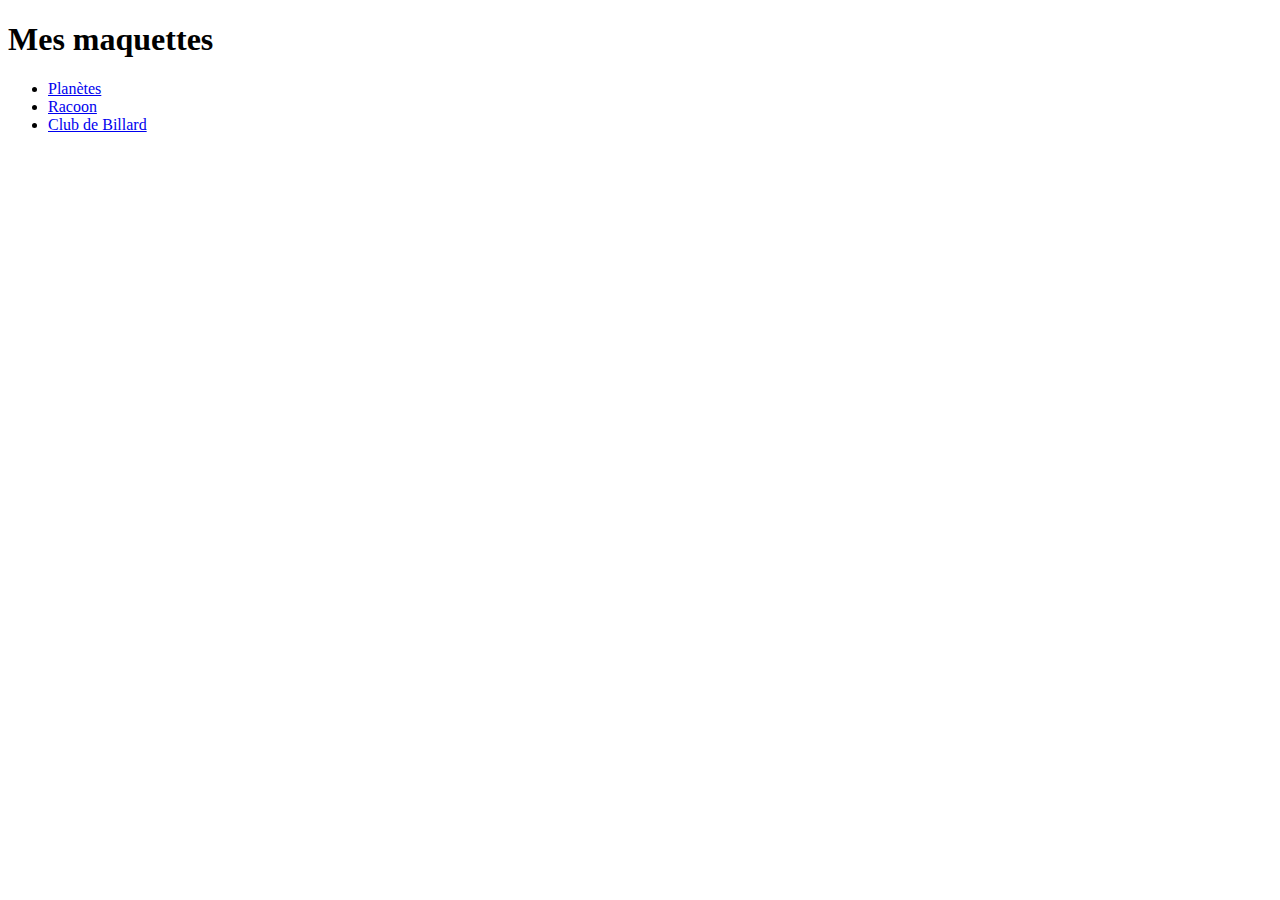
<file: index.html>
<!DOCTYPE html>
<html lang="fr">
<head>
    <meta charset="UTF-8">
    <meta http-equiv="X-UA-Compatible" content="IE=edge">
    <meta name="viewport" content="width=device-width, initial-scale=1.0">
    <title>Accueil de mes 3 maquettes</title>
    <meta name="description" content="Site qui comprend l'ensemble de mes maquettes">
</head>
<body>
    <H1>Mes maquettes</H1>
    <ul>
        <li><a href="./planètes/Maquette figma.html" target="_blank" title="Redirection vers la maquette des Planètes">Planètes</a></li>
        <li><a href="./blog/blog.html" target="_blank" title="Redirection vers la maquette des Racoon">Racoon</a></li>
        <li><a href="./Club de Guignicourt/index.html" target="_blank" title="Redirection vers la maquette du Club de Billard">Club de Billard</a></li>
    </ul>
</body>
</html>
</file>
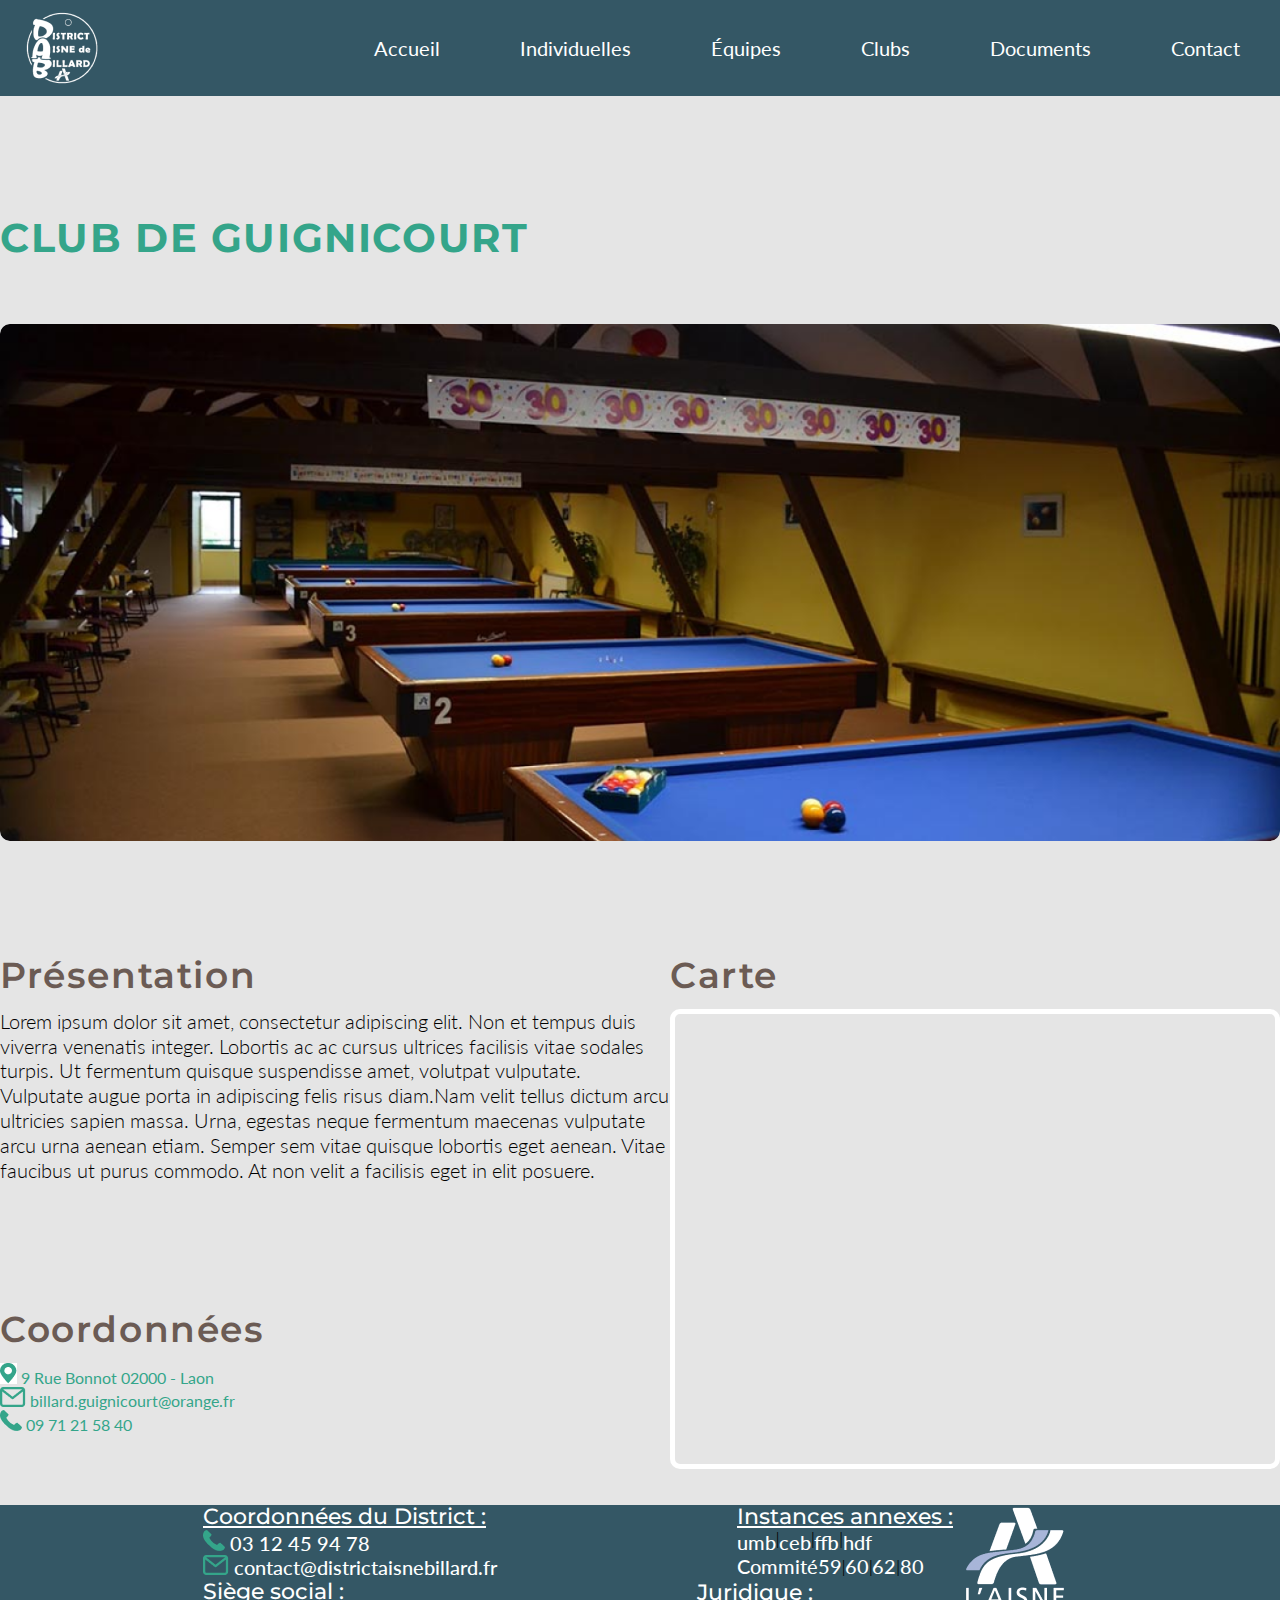
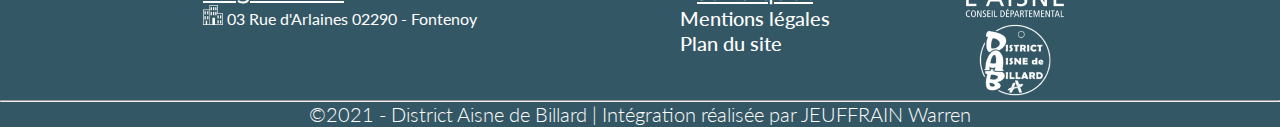
<file: Club de Guignicourt/index.html>
<!DOCTYPE html>
<html lang="fr">

<head>
    <meta charset="UTF-8">
    <meta http-equiv="X-UA-Compatible" content="IE=edge">
    <meta name="viewport" content="width=device-width, initial-scale=1.0">
    <title>Club de Guignicourt</title>
    <link rel="stylesheet" href="./webfiles/css/indexC.css">
    <meta name="description" content="Site du club de billard">
    <link rel="preconnect" href="https://fonts.googleapis.com">
    <link rel="preconnect" href="https://fonts.gstatic.com" crossorigin>
    <link href="https://fonts.googleapis.com/css2?family=Montserrat:wght@700&display=swap" rel="stylesheet">
    <link rel="preconnect" href="https://fonts.googleapis.com">
    <link rel="preconnect" href="https://fonts.gstatic.com" crossorigin>
    <link href="https://fonts.googleapis.com/css2?family=Lato&display=swap" rel="stylesheet">
    <link rel="shortcut icon" href="./src/logo/logo.png" type="image/x-icon">
</head>

<body>
    <header>
        <div id="Divheader">
            <img src="./src/images/logo.png" alt="Logo du club" id="logoimg">
            <nav>
                <ul>
                    <li><a class="accueil" href="#" title="Redirection vers l'accueil de la page">Accueil</a></li>
                    <li><a class="individuelles" href="www.google.fr" target="_blank"
                            title="Redirection vers Individuelles">Individuelles</a>
                    </li>
                    <li><a class="equipes" href="www.google.fr" target="_blank"
                            title="Redirection vers Equipes">Équipes</a></li>
                    <li><a class="clubs" href="www.google.fr" target="_blank" title="Redirection vers Clubs">Clubs</a>
                    </li>
                    <li><a class="documents" href="www.google.fr" target="_blank"
                            title="Redirection vers Documents">Documents</a></li>
                    <li><a class="contact" href="www.google.fr" target="_blank"
                            title="Redirection vers Contact">Contact</a></li>
                </ul>
            </nav>
        </div>
    </header>

    <main>

        <h1>Club de Guignicourt</h1>
        <img src="./src/images/header.png" alt="image qui montre la salle du club" id="imgh1">

        <div id="divleft">
            <section>
                <h2 id="présentation">Présentation</h2>
                <p>Lorem ipsum dolor sit amet, consectetur adipiscing elit. Non et tempus duis viverra venenatis
                    integer. Lobortis ac ac cursus ultrices facilisis vitae sodales turpis. Ut fermentum quisque
                    suspendisse amet, volutpat vulputate.</p>
                <p>Vulputate augue porta in adipiscing felis risus diam.Nam velit tellus dictum arcu ultricies sapien
                    massa. Urna, egestas neque fermentum maecenas vulputate arcu urna aenean etiam. Semper sem vitae
                    quisque lobortis eget aenean. Vitae faucibus ut purus commodo. At non velit a facilisis eget in elit
                    posuere.</p>
                <h2 id="coordonnées">Coordonnées</h2>
                <ul>
                    <li><img src="./src/images/location.jpg" alt="logo de location"> 9 Rue Bonnot 02000&nbsp;-&nbsp;Laon
                    </li>
                    <li><img src="./src/images/email.png" alt="logo de email"> <a
                            href="mailto:billard.guignicourt@orange.fr">billard.guignicourt@orange.fr</a></li>
                    <li><img src="./src/images/tel.png" alt="logo du téléphone"> <a href="tel:09.71.21.58.40">09 71 21
                            58 40</a></li>
                </ul>

            </section>
            <section>
                <h2 id="cartes">Carte</h2>
                <iframe
                    src="https://www.google.com/maps/embed?pb=!1m18!1m12!1m3!1d2587.5153325474653!2d3.6246289158596516!3d49.56916745835008!2m3!1f0!2f0!3f0!3m2!1i1024!2i768!4f13.1!3m3!1m2!1s0x47e84b468bb71609%3A0x9dffcbc1cf0bfb18!2s9%20Rue%20Bonnot%2C%2002000%20Laon!5e0!3m2!1sfr!2sfr!4v1678177737200!5m2!1sfr!2sfr"
                    width="600" height="450"  allowfullscreen="" loading="lazy"
                    referrerpolicy="no-referrer-when-downgrade"></iframe>
            </section>
        </div>
    </main>
    <footer>

        <div id="displayflexFOOTER">
            <div id="footerleft">
                <section class="section1">
                    <div id="cocodudistrict">
                        <h3>Coordonnées du District&nbsp;:</h3>
                        <div id="imgteldiv">
                            <ul>
                                <li><img src="./src/images/tel.png" alt="logo du téléphone"><a href="tel:03.12.45.94.78"> 03
                                        12 45 94 78</a></li>
                                <li> <img src="./src/images/email.png" alt="logo email"><a
                                        href="mailto:contact@districtaisnebillard.fr"> contact@districtaisnebillard.fr</a>
                                </li>
                            </ul>
                        </div>
                    </div>
                </section>
                <section>
                    <div id="divsiege">
                        <h3>Siège social&nbsp;:</h3>
                        <div id="imglocationdiv">
                            <ul>
                                <li><img src="./src/images/maison.png" alt="logo d'une maison"> 03 Rue d'Arlaines
                                    02290&nbsp;-&nbsp;Fontenoy
                                </li>
                            </ul>
                        </div>
                    </div>
                </section>
            </div>
            <div id="footerright">
                <section class="section2">
                    <div id="instancediv">
                        <h3>Instances annexes&nbsp;:</h3>
                        <div id="divAinst">
                            <a href="https://www.umb-carom.org/cm.aspx?id=312" target="_blank"
                                title="Redirection vers le site UMB">umb</a>
                            <span>&#124;</span>
                            <a href="https://www.eurobillard.org/" target="_blank"
                                title="Redirection vers le site CEB">ceb</a>
                            <span>&#124;</span>
                            <a href="https://www.ffbillard.com/" target="_blank"
                                title="Redirection vers le site FFB">ffb</a>
                            <span>&#124;</span>
                            <a href="https://www.hdf-billard.fr/" target="_blank"
                                title="Redirection vers le site HDF">hdf</a>
                        </div>
                        <div id="divcommité">
                            <p>Commité</p>
                            <a href="https://www.hdf-billard.fr/" target="_blank" title="Redirection vers le site 59">59</a>
                            <span>&#124;</span>
                            <a href="http://comite-oise-de-billard.e-monsite.com/" target="_blank"
                                title="Redirection vers le site 60">60</a>
                            <span>&#124;</span>
                            <a href="https://www.hdf-billard.fr/" target="_blank" title="Redirection vers le site 62">62</a>
                            <span>&#124;</span>
                            <a href="https://somme-billard.fr/" target="_blank" title="Redirection vers le site 80">80</a>
                        </div>
                    </div>
                </section>
                <section>
                    <div id="divjurid">
                        <h3>Juridique&nbsp;:</h3>
                        <div id="divmention">
                            <a href="#" title="Redirection vers les mentions légales">Mentions légales</a>
                            <a href="#" title="Redirection vers le plan du site">Plan du site</a>
                        </div>
                    </div>
                </section>
            </div>
            <div id="footerimg">
                <img src="./src/images/aisne1.png" alt="logo de l'aisne">
                <img src="./src/images/logo.png" alt="logo du district billard">
            </div>
        </div>


        <hr>

        <p class="note5sur20">&copy;2021&nbsp;-&nbsp;District Aisne de Billard &#124; Intégration réalisée par JEUFFRAIN
            Warren</p>
    </footer>
</body>

</html>
</file>
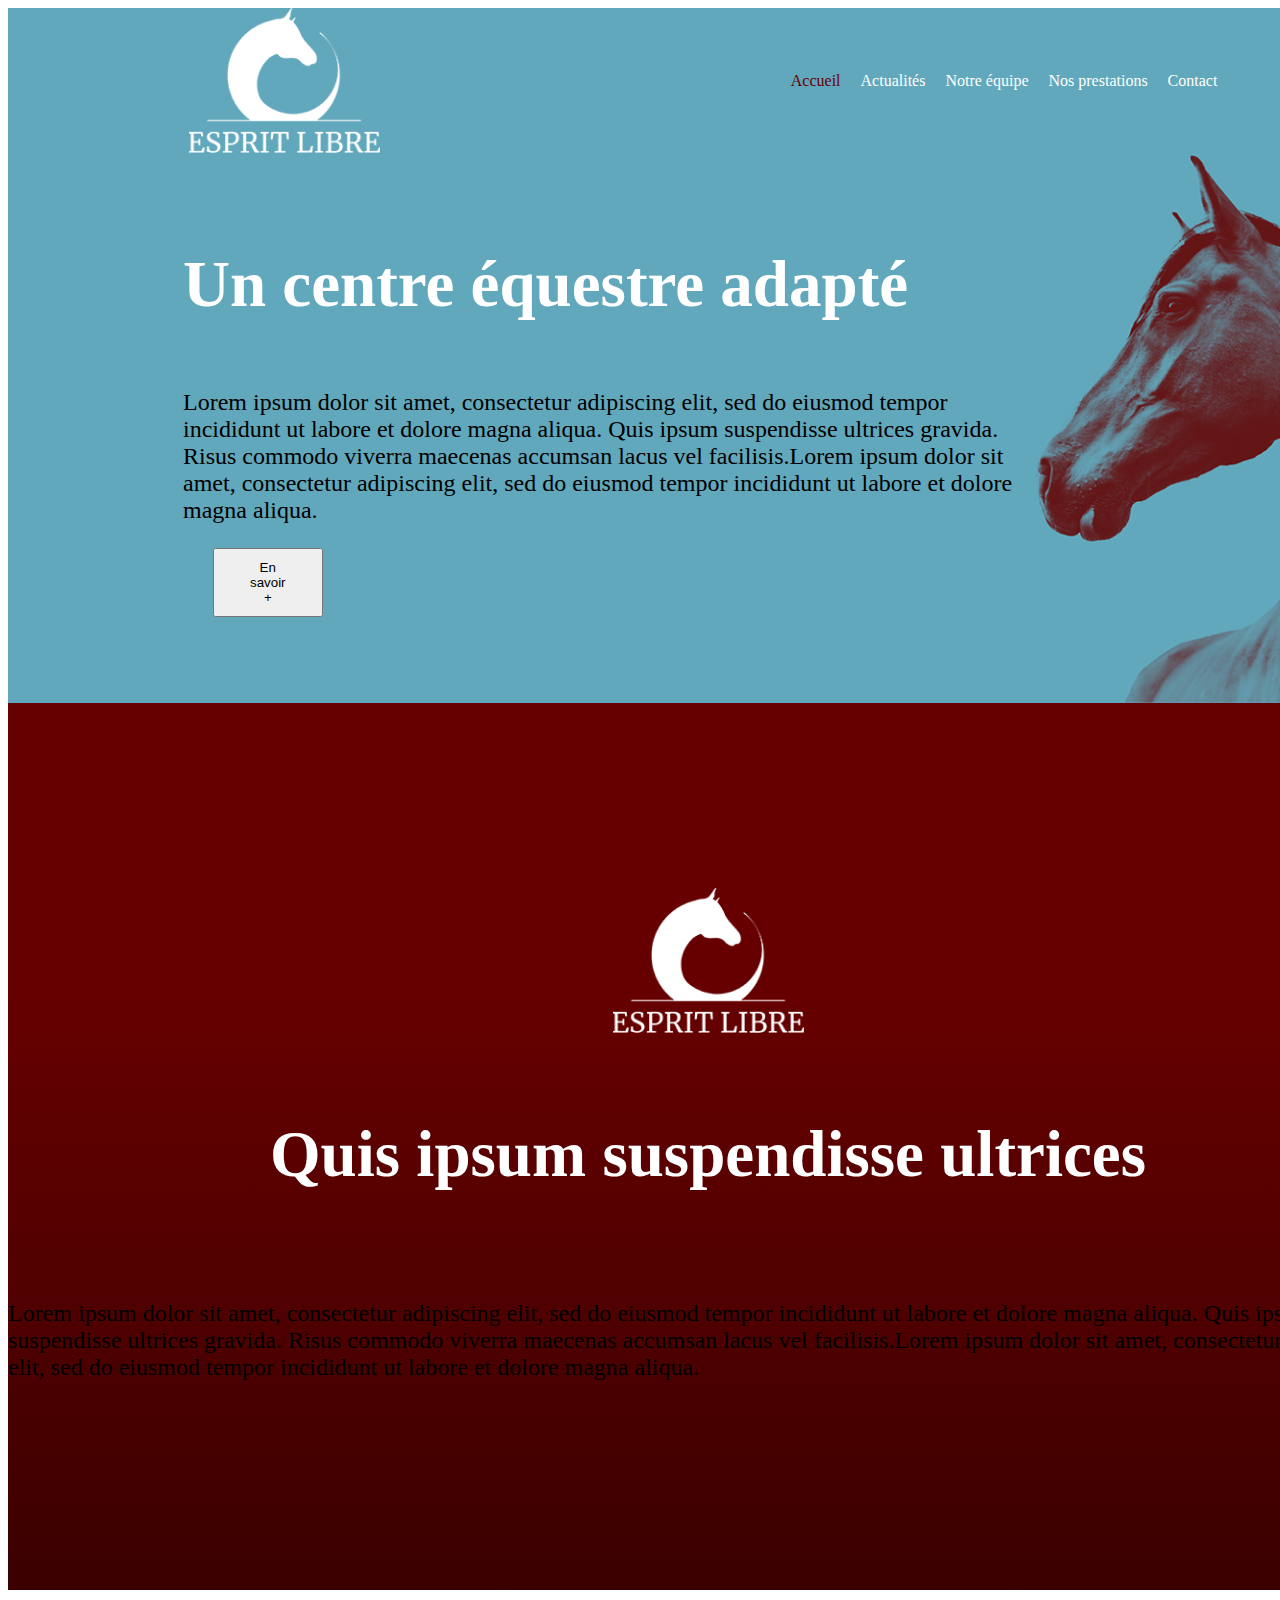
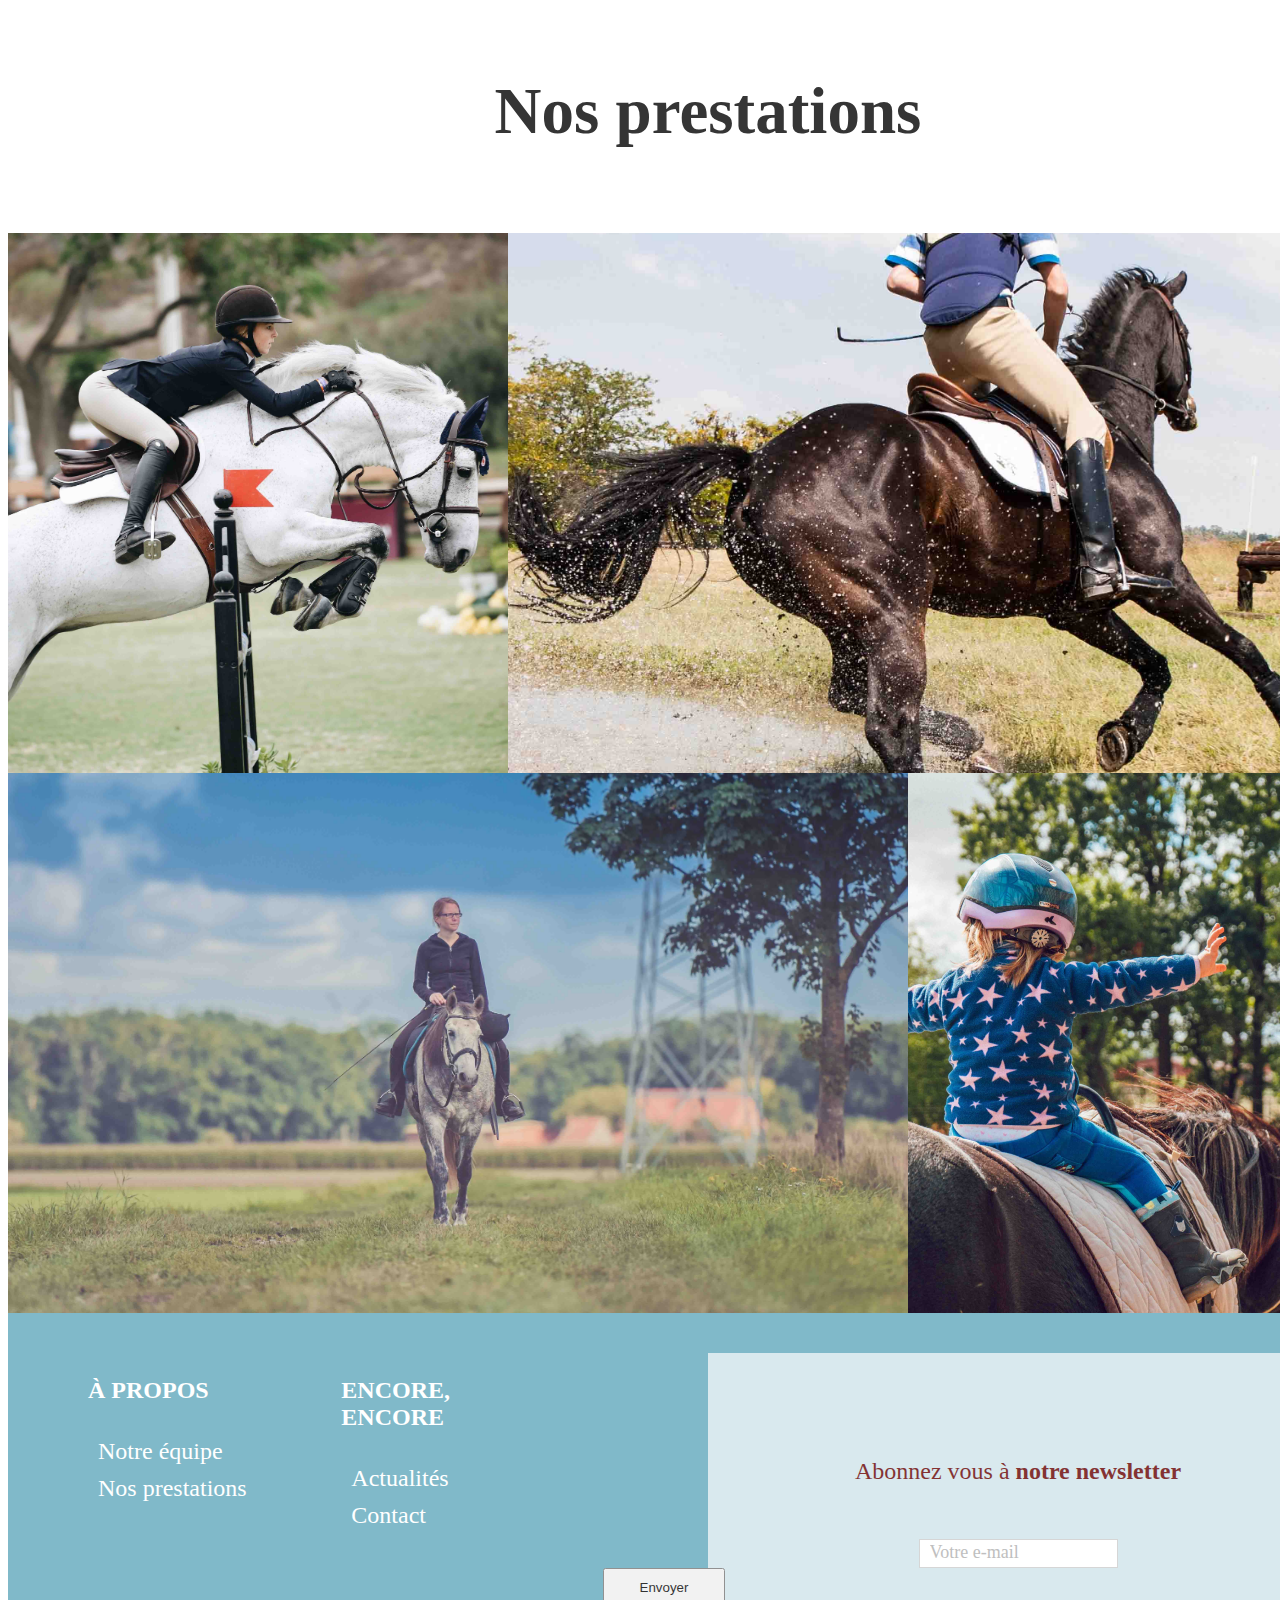
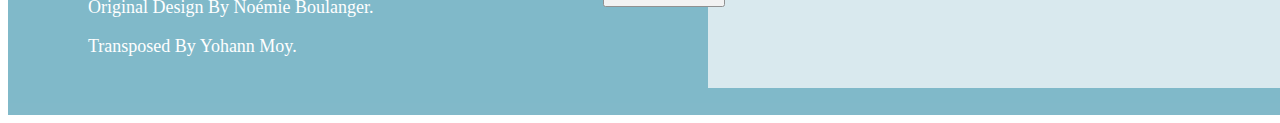
<file: ecf/assets/html/index.html>
<!DOCTYPE html>
<html lang="en">
<head>
    <meta charset="UTF-8">
    <meta http-equiv="X-UA-Compatible" content="IE=edge">
    <meta name="viewport" content="width=device-width, initial-scale=1.0">
    <title>Document</title>
    <script src="../js/script.js" defer></script>
    <link rel="stylesheet" href="../css/style.css">
</head>
<body>
        <header>
            <nav>
                    <div class="accueil">
                            <img src="../../src/logo/Logo.png" alt="Logo du site web">
                            <ul class="links">
                                <li><a href="#" id="Acc">Accueil</a></li>
                                <li><a href="#">Actualités</a></li>
                                <li><a href="#">Notre équipe</a></li>
                                <li><a href="#">Nos prestations</a></li>
                                <li><a href="#">Contact</a></li>
                            </ul>
                            
                    </div>
                    

            </nav>
            <div class="menu-toggle">
                <div class="bar"></div>
                <div class="bar"></div>
                <div class="bar"></div>
            </div>
            
        </header>
<main>
    <section class="PostHeader">
        <div class="divPostHeader">
            <div class="divTextPostHeader">
                <h1>Un centre équestre adapté</h1>
                <p id="HeaderP">Lorem ipsum dolor sit amet, consectetur adipiscing elit, sed do eiusmod tempor incididunt ut labore et dolore magna aliqua. Quis ipsum suspendisse ultrices gravida. Risus commodo viverra maecenas accumsan lacus vel facilisis.Lorem ipsum dolor sit amet, consectetur adipiscing elit, sed do eiusmod tempor incididunt ut labore et dolore magna aliqua.</p>
                <button id="Button1">En savoir +</button>
            </div>
            
            <img src="../../src/img/Img.png" alt="image du cheval">
        </div>
    </section>

    <section class="main2">
        <img src="../../src/logo/Logo.png" alt="Logo du site web" id="logo2">
        <h2>Quis ipsum suspendisse ultrices</h2>
        <p class="parag2">Lorem ipsum dolor sit amet, consectetur adipiscing elit, sed do eiusmod tempor incididunt ut labore et dolore magna aliqua. Quis ipsum suspendisse ultrices gravida. Risus commodo viverra maecenas accumsan lacus vel facilisis.Lorem ipsum dolor sit amet, consectetur adipiscing elit, sed do eiusmod tempor incididunt ut labore et dolore magna aliqua.</p>
    </section>

    <h2 class="Prest">Nos prestations</h2>
  <div class="ImgFull">
       
        <div class="ImgHaut">
            <img src="../../src/img/cso.jpg" alt="cheval de gauche"  id="IMG1">
            <img src="../../src/img/cross2.jpg" alt="cheval de droite" id="IMG2">
        </div>
        <div class="ImgBas">
            <img src="../../src/img/balade.jpg" alt="cheval en bas à gauche" id="IMG3">
            <img src="../../src/img/ImageAvecFille.png" alt="cheval en bas à droite" id="IMG4">
       
        </div>
  </div>
</main>
<footer>
    <aside>
        <section id="block_liens">
          <div id="block_liens_gauche">
            <h3>À propos</h3>
            <a href="#" class="liens">Notre équipe</a>
            <a href="#" class="liens">Nos prestations</a>
          </div>
          <div id="block_liens_droite">
            <h3>Encore, encore</h3>
            <a href="#" class="liens">Actualités</a>
            <a href="#" class="liens">Contact</a>
          </div>
        </section>
        <div id="credit">
          <p>Original design by Noémie Boulanger.</p>
          <p>transposed by Yohann Moy.</p>
        </div>
    </aside>
    <section id="formulaire">
      <p><span id="typo1">Abonnez vous à </span>notre newsletter</p>
      <form action="">
        <input type="text" placeholder="Votre e-mail">
        <button id="button_footer">Envoyer</button>
      </form>
    </section>
  </footer>
</body>
</html>
</file>
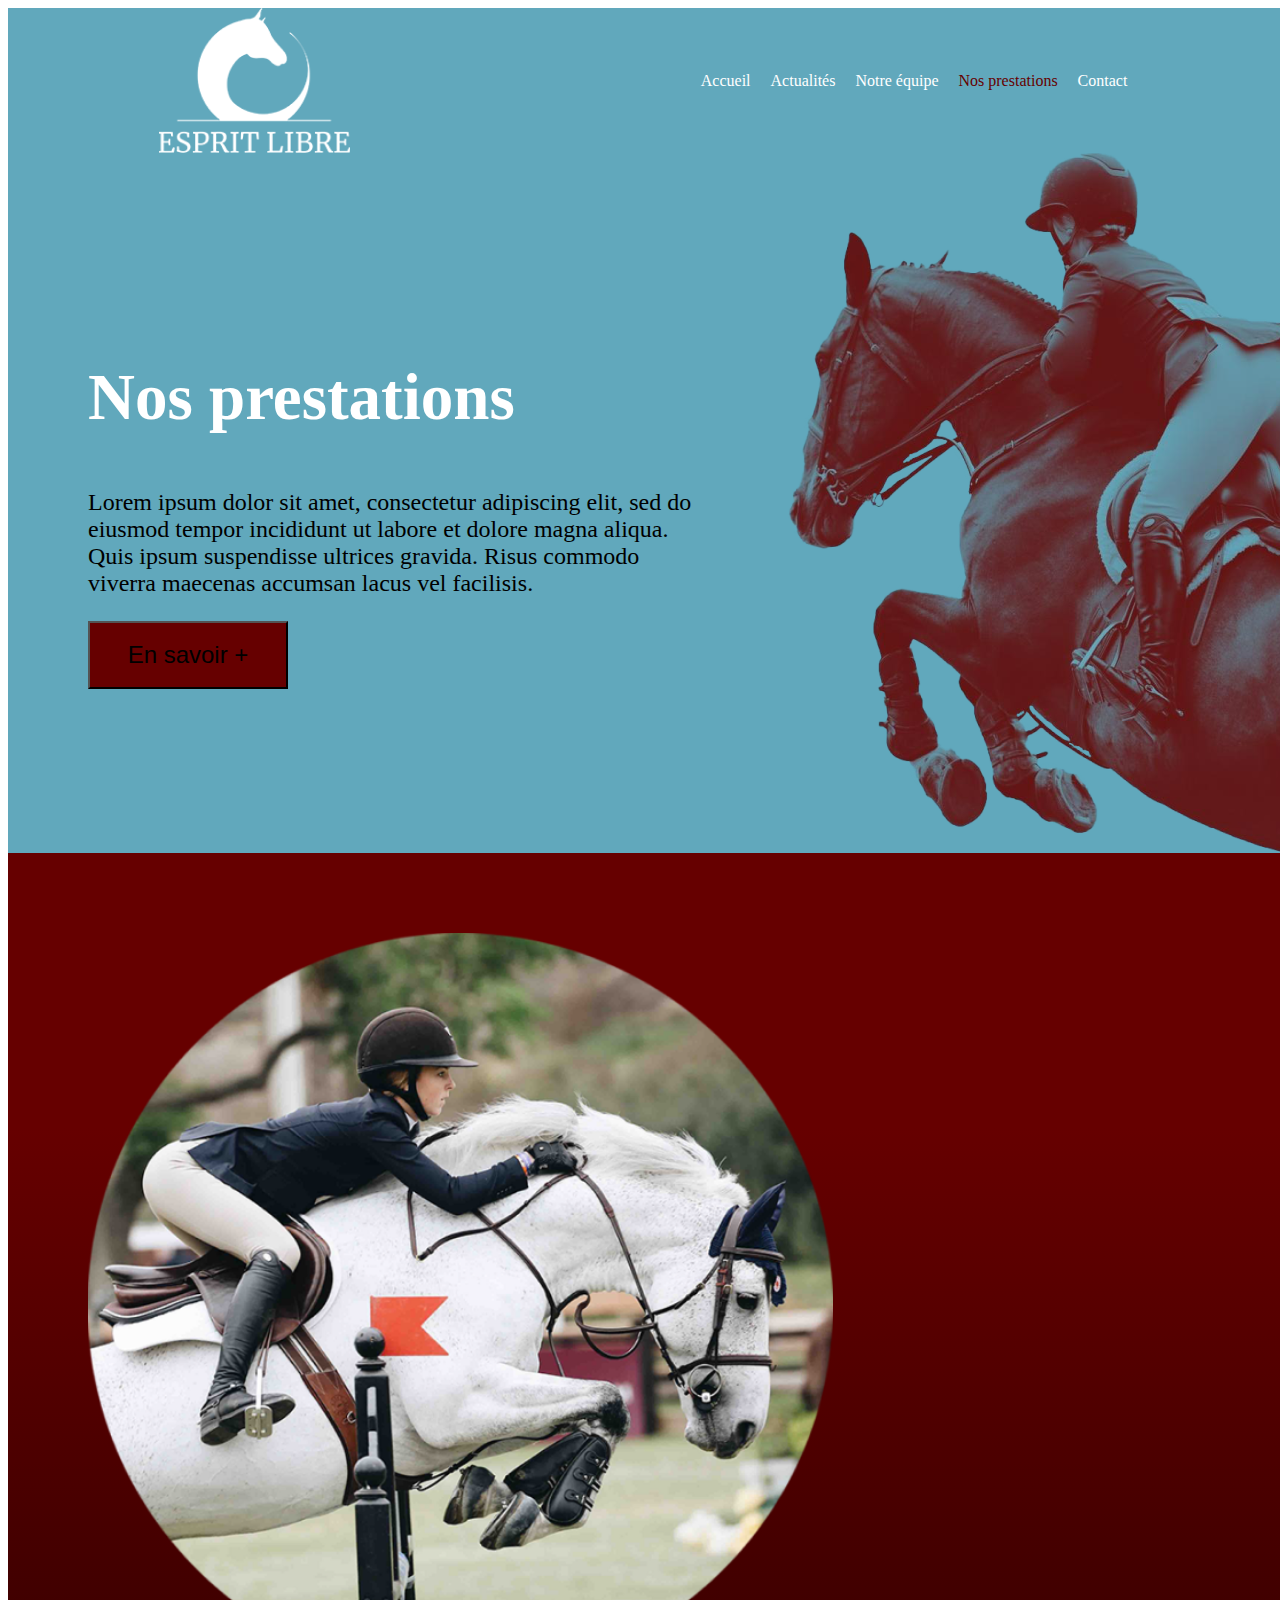
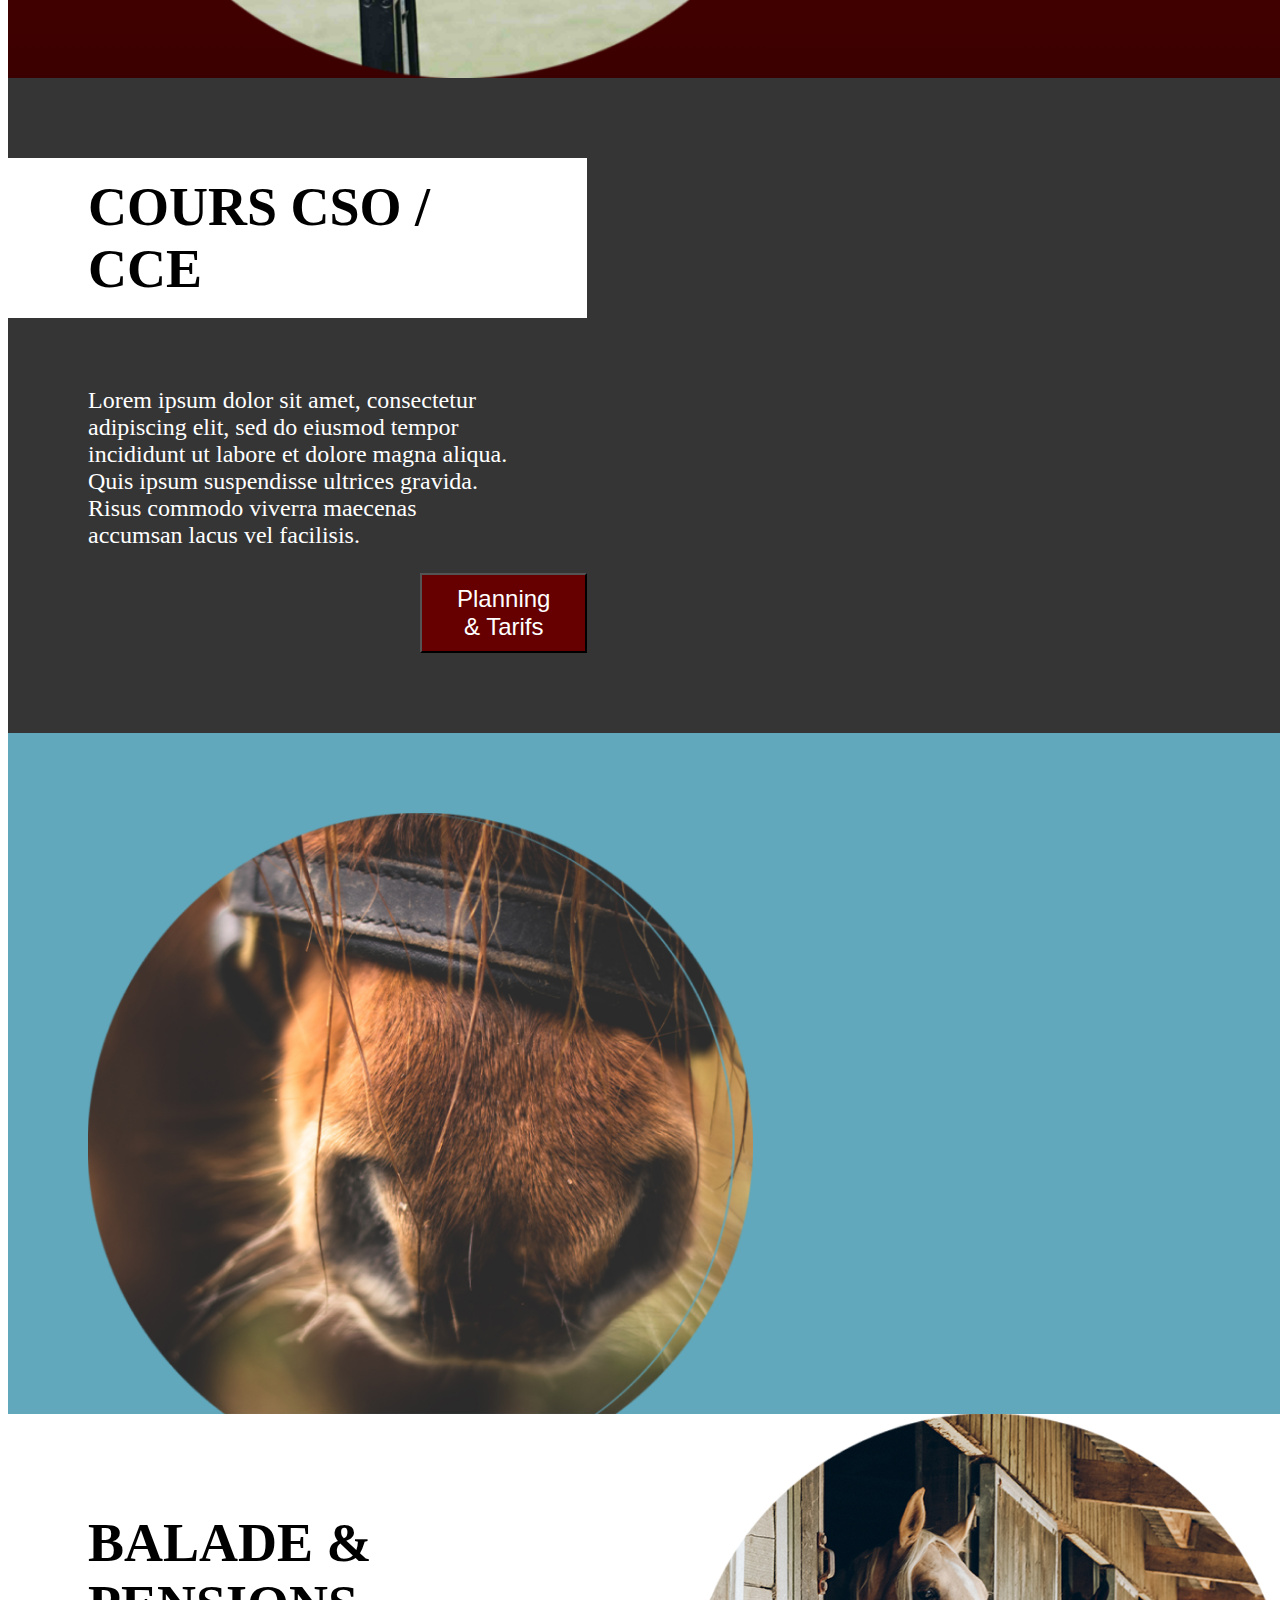
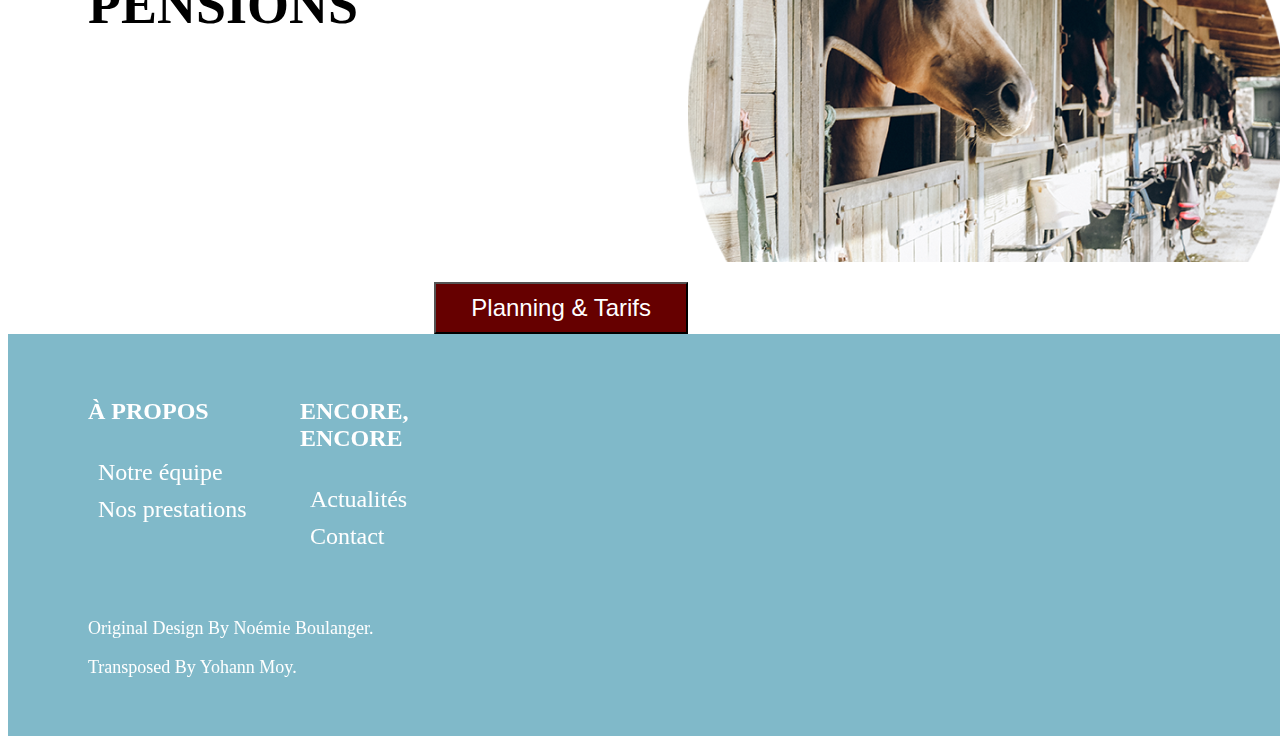
<file: ecfRattrapage - Copie/assets/html/index.html>
<!DOCTYPE html>
<html lang="fr">

<head>
   <!-- En-tête de la page -->
  <meta charset="UTF-8">
  <meta http-equiv="X-UA-Compatible" content="IE=edge">
  <meta name="viewport" content="width=device-width, initial-scale=1.0">
  <title>ECF de Rattrapage</title>
  <meta name="description" content="Site comprenant l'ECF de rattrapage">
  <link rel="shortcut icon" href="../../src/logo/Logo.png" type="image/x-icon">
  <script src="../js/script.js" defer></script>
  <link rel="stylesheet" href="../css/style.css">

</head>

<body>
   <!-- En-tête du site -->
  <header>
    <nav>
      <div class="accueil">
        <img src="../../src/logo/Logo.png" alt="Logo du site web">
        <ul class="links">
          <li><a href="#">Accueil</a></li>
          <li><a href="#">Actualités</a></li>
          <li><a href="#">Notre équipe</a></li>
          <li><a id="colorP" href="#">Nos prestations</a></li>
          <li><a href="#">Contact</a></li>
        </ul>

      </div>
    </nav>
     <!-- Menu Burger du site -->
    <div class="menu-toggle">
      <div class="bar"></div>
      <div class="bar"></div>
      <div class="bar"></div>
    </div>

    <div class="PostHeader">
      <div class="divPostHeader">
        <div class="divTextPostHeader">
          <h1>Nos prestations</h1>
          <p class="HeaderP">Lorem ipsum dolor sit amet, consectetur adipiscing elit, sed do eiusmod tempor incididunt
            ut labore et dolore magna aliqua. Quis ipsum suspendisse ultrices gravida. Risus commodo viverra maecenas
            accumsan lacus vel facilisis.</p>
          <button id="FirstButton">En savoir +</button>
        </div>

        <img src="../../src/img/Img.png" alt="image du cheval">
      </div>
    </div>
  </header>
  <main>
    <section class="FirstSection">
      <div class="ImgSection1">
        <img class="Img1" src="../../src/img/cso1.png" alt="Image du premier cheval blanc avec la fille">
      </div>
      <div class="CoteDroitSection">
        <h2>Cours cso / cce</h2>
        <p class="PFirstSection">Lorem ipsum dolor sit amet, consectetur adipiscing elit, sed do eiusmod tempor
          incididunt ut labore et dolore magna aliqua. Quis ipsum suspendisse ultrices gravida. Risus commodo viverra
          maecenas accumsan lacus vel facilisis.
        </p>
        <div class="BUTTONFIRST"><button id="SecondButton">Planning & Tarifs</button></div>
      </div>
    </section>

    <section class="FirstSectionBis">
      <div class="CoteGaucheSection">
        <h2 class="H2Bis">Cours cso / cce</h2>
        <p class="PFirstSection">Lorem ipsum dolor sit amet, consectetur adipiscing elit, sed do eiusmod tempor
          incididunt ut labore et dolore magna aliqua. Quis ipsum suspendisse ultrices gravida. Risus commodo viverra
          maecenas accumsan lacus vel facilisis.
        </p>
        <button id="TroisButton">Planning & Tarifs</button>
      </div>
      <div class="ImgSection2">
        <img class="Img2" src="../../src/img/cso2.png" alt="Image du premier cheval noir avec l'homme">
      </div>
    </section>

    <section class="FirstSectionBis2">
      <div class="ImgSection1">
        <img class="Img1" src="../../src/img/cso12.png" alt="Image du cheval en gros plan">
      </div>
      <div class="CoteDroitSection">
        <h2>Cours Enfants</h2>
        <p class="PFirstSection">Lorem ipsum dolor sit amet, consectetur adipiscing elit, sed do eiusmod tempor
          incididunt ut labore et dolore magna aliqua. Quis ipsum suspendisse ultrices gravida. Risus commodo viverra
          maecenas accumsan lacus vel facilisis.
        </p>
        <div class="BUTTONFIRST"><button class="SecondButtonBIS">Planning & Tarifs</button></div>
      </div>
    </section>

    <section class="FirstSectionBis3">
      <div class="CoteGaucheSection">
        <h2 class="H2Bis">Balade & Pensions</h2>
        <p class="PFirstSection">Lorem ipsum dolor sit amet, consectetur adipiscing elit, sed do eiusmod tempor
          incididunt ut labore et dolore magna aliqua. Quis ipsum suspendisse ultrices gravida. Risus commodo viverra
          maecenas accumsan lacus vel facilisis.
        </p>
        <button class="SecondButtonBIS">Planning & Tarifs</button>
      </div>
      <div class="ImgSection2">
        <img src="../../src/img/cso22.png" alt="Image des chevaux dans l'écurie ">
      </div>
    </section>
  </main>
  <footer>
    <aside>
      <section id="block_liens">
        <div id="block_liens_gauche">
          <h3>À propos</h3>
          <a href="#" class="liens">Notre équipe</a>
          <a href="#" class="liens">Nos prestations</a>
        </div>
        <div id="block_liens_droite">
          <h3>Encore, encore</h3>
          <a href="#" class="liens">Actualités</a>
          <a href="#" class="liens">Contact</a>
        </div>
      </section>
      <div id="credit">
        <p>Original design by Noémie Boulanger.</p>
        <p>transposed by Yohann Moy.</p>
      </div>
    </aside>
    <!-- Formulaire d'abonnement à la newsletter -->
    <section id="formulaire">
      <p><span id="typo1">Abonnez vous à </span>notre newsletter</p>
      <form action="#">
        <input type="text" placeholder="Votre e-mail">
        <button id="button_footer">Envoyer</button>
      </form>
    </section>
  </footer>
</body>

</html>
</file>
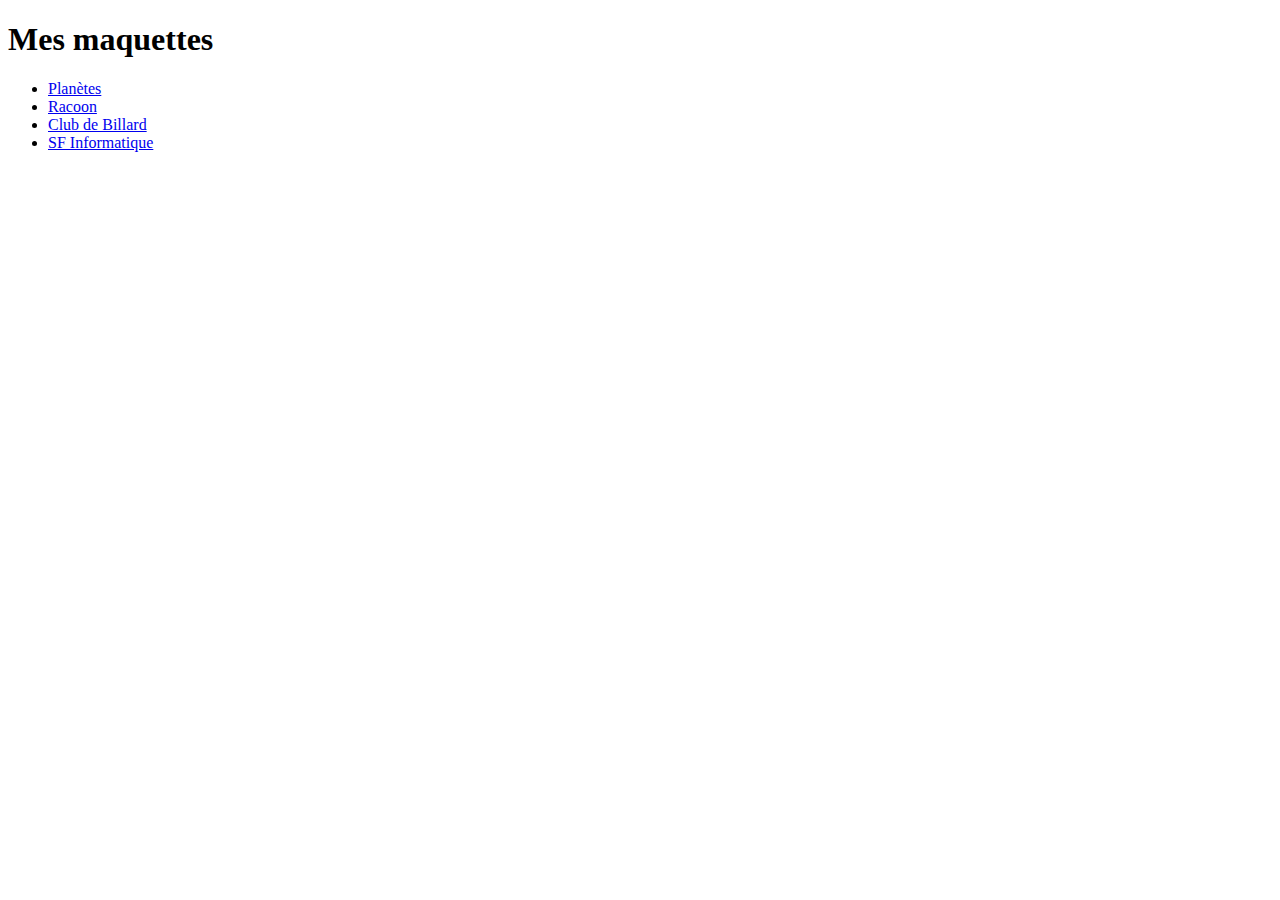
<file: Accueil des sites.html>
<!DOCTYPE html>
<html lang="fr">
<head>
    <meta charset="UTF-8">
    <meta http-equiv="X-UA-Compatible" content="IE=edge">
    <meta name="viewport" content="width=device-width, initial-scale=1.0">
    <title>Accueil de mes 3 maquettes</title>
    <meta name="description" content="Site qui comprend l'ensemble de mes maquettes">
</head>
<body>
    <H1>Mes maquettes</H1>
    <ul>
        <li><a href="./planètes/Maquette figma.html" target="_blank" title="Redirection vers la maquette des Planètes">Planètes</a></li>
        <li><a href="./blog/blog.html" target="_blank" title="Redirection vers la maquette des Racoon">Racoon</a></li>
        <li><a href="./Club de Guignicourt/index.html" target="_blank" title="Redirection vers la maquette du Club de Billard">Club de Billard</a></li>
        <li><a href="./Projet SF INFORMATIQUE/app/core/views/home/accueil.php" target="_blank" title="Redirection vers le projet SF">SF Informatique</a></li>
    </ul>
</body>
</html>
</file>
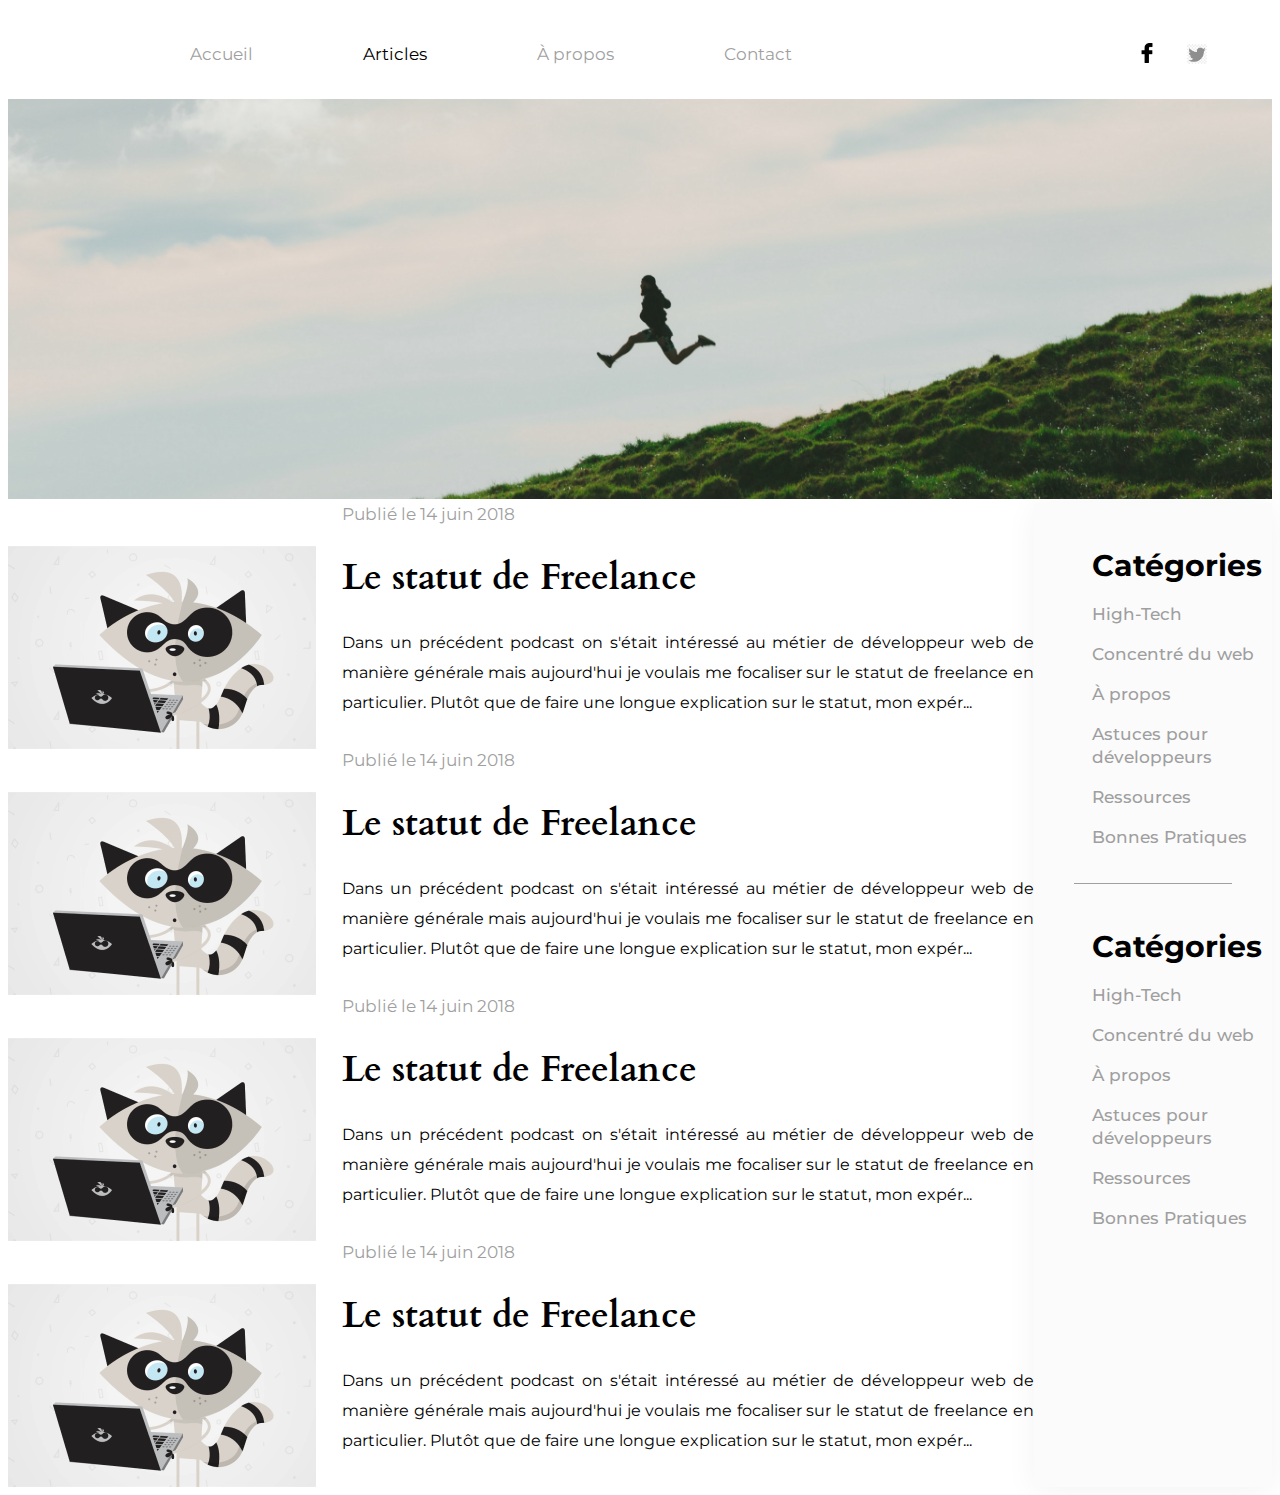
<file: blog/blog.html>
<!DOCTYPE html>
<html lang="fr">

<head>
    <meta charset="UTF-8">
    <meta http-equiv="X-UA-Compatible" content="IE=edge">
    <meta name="viewport" content="width=device-width, initial-scale=1.0">
    <title>Mon Blog</title>
    <meta name="description" content="Site  web qui comprend mon premier blog">
    <link rel="stylesheet" href="./webfiles/css/blogvisuel.css">
    <link rel="preconnect" href="https://fonts.googleapis.com">
    <link rel="preconnect" href="https://fonts.gstatic.com" crossorigin>
    <link href="https://fonts.googleapis.com/css2?family=Montserrat:wght@500&display=swap" rel="stylesheet">
    <link rel="preconnect" href="https://fonts.googleapis.com">
    <link rel="preconnect" href="https://fonts.gstatic.com" crossorigin>
    <link href="https://fonts.googleapis.com/css2?family=Cardo:wght@700&display=swap" rel="stylesheet">
</head>

<body>
    <header>
        <div id="headerDiv">
            <nav>
                <ul>
                    <li><a href="www.test.fr" target="_blank" title="Redirection vers la page d'accueil"
                            class="accueil">Accueil</a></li>
                    <li><a href="www.google.fr" target="_blank" title="Redirection vers la page article"
                            class="article">Articles</a></li>
                    <li><a href="www.google.fr" target="_blank" title="Redirection vers la page A propos"
                            class="apropos">À propos</a></li>
                    <li><a href="www.msn.fr" target="_blank" title="Redirection vers la page Contact"
                            class="contact">Contact</a></li>
                </ul>
            </nav>
            <div id="imglogo">
                <img src="./src/images/twitter.jpg" alt="Image du logo Twitter" id="logotw">
                <img src="./src/images/fb.png" alt="Image du logo Facebook" id="logofb">
            </div>
        </div>
        <img src="./src/images/header.png" alt="Image d'un homme en plein saut" class="imgheader">
    </header>

    <div class="divaside">
        <aside>
            <h3>Catégories</h3>
            <nav>
                <ul>
                    <li><a href="https://www.20minutes.fr/high-tech/" target="_blank"
                            title="Redirection vers la page High-Tech" class="HT">High-Tech</a></li>
                    <li><a href="https://grafikart.fr/blog/category/concentre-du-web" target="_blank"
                            title="Redirection vers la page Concentré du web" class="CDW">Concentré du web</a></li>
                    <li><a href="www.apropos.fr" target="_blank" title="Redirection vers la page A propos" class="AP">À
                            propos</a></li>
                    <li><a href="https://www.apollo-formation.com/developpement/50-conseils-pratiques-developpeurs.html"
                            target="_blank" title="Redirection vers la page Astuces pour développeurs"
                            class="APD">Astuces pour développeurs</a></li>
                    <li><a href="https://www.pierre-giraud.com/" target="_blank"
                            title="Redirection vers la page Ressources" class="R">Ressources </a></li>
                    <li><a href="https://www.castelis.com/actualites/developpement-sur-mesure/bonnes-pratiques-developpement-web/"
                            target="_blank" title="Redirection vers la page Bonnes Pratiques" class="BP">Bonnes
                            Pratiques </a></li>
                </ul>
            </nav>
            <div></div>
            <h3>Catégories</h3>
            <nav>
                <ul>
                    <li><a href="https://www.20minutes.fr/high-tech/" target="_blank"
                            title="Redirection vers la page High-Tech" class="HT">High-Tech</a></li>

                    <li><a href="https://grafikart.fr/blog/category/concentre-du-web" target="_blank"
                            title="Redirection vers la page Concentré du web" class="CDW">Concentré du web</a></li>


                    <li><a href="www.apropos.fr" target="_blank" title="Redirection vers la page A propos" class="AP">À
                            propos</a></li>


                    <li><a href="https://www.apollo-formation.com/developpement/50-conseils-pratiques-developpeurs.html"
                            target="_blank" title="Redirection vers la page Astuces pour développeurs"
                            class="APD">Astuces pour développeurs</a></li>


                    <li><a href="https://www.pierre-giraud.com/" target="_blank"
                            title="Redirection vers la page Ressources" class="R">Ressources </a></li>


                    <li><a href="https://www.castelis.com/actualites/developpement-sur-mesure/bonnes-pratiques-developpement-web/"
                            target="_blank" title="Redirection vers la page Bonnes Pratiques" class="BP">Bonnes
                            Pratiques </a></li>

                </ul>
            </nav>
        </aside>
        <main>
            <article>
                <img src="./src/images/imgarticle.png" alt="Image d'un racoon" class="imgracoon">
            
                    <time datetime="2018-06-14">Publié le 14 juin 2018</time>
                    <h2>Le statut de Freelance</h2>
                    <p>Dans un précédent podcast on s'était intéressé au métier de développeur web de manière générale
                        mais
                        aujourd'hui je voulais me focaliser sur le statut de freelance en particulier. Plutôt que de
                        faire
                        une
                        longue explication sur le statut, mon expér...</p>
                   
            </article>
            <article>
                <img src="./src/images/imgarticle.png" alt="Image d'un racoon" class="imgracoon">

                    <time datetime="2018-06-14">Publié le 14 juin 2018</time>
                    <h2>Le statut de Freelance</h2>
                    <p>Dans un précédent podcast on s'était intéressé au métier de développeur web de manière générale
                        mais
                        aujourd'hui je voulais me focaliser sur le statut de freelance en particulier. Plutôt que de
                        faire
                        une
                        longue explication sur le statut, mon expér...</p>
                    
            </article>
            <article>
                <img src="./src/images/imgarticle.png" alt="Image d'un racoon" class="imgracoon">
    
                        <time datetime="2018-06-14">Publié le 14 juin 2018</time>
                        <h2>Le statut de Freelance</h2>
                        <p>Dans un précédent podcast on s'était intéressé au métier de développeur web de manière générale
                            mais
                            aujourd'hui je voulais me focaliser sur le statut de freelance en particulier. Plutôt que de
                            faire
                            une
                            longue explication sur le statut, mon expér...</p>
                  
            </article>
            <article>
                <img src="./src/images/imgarticle.png" alt="Image d'un racoon" class="imgracoon">
                    <time datetime="2018-06-14">Publié le 14 juin 2018</time>
                    <h2>Le statut de Freelance</h2>
                    <p>Dans un précédent podcast on s'était intéressé au métier de développeur web de manière générale
                        mais
                        aujourd'hui je voulais me focaliser sur le statut de freelance en particulier. Plutôt que de
                        faire
                        une
                        longue explication sur le statut, mon expér...</p>
                
            </article>
        </main>
    </div>

</body>

</html>
</file>
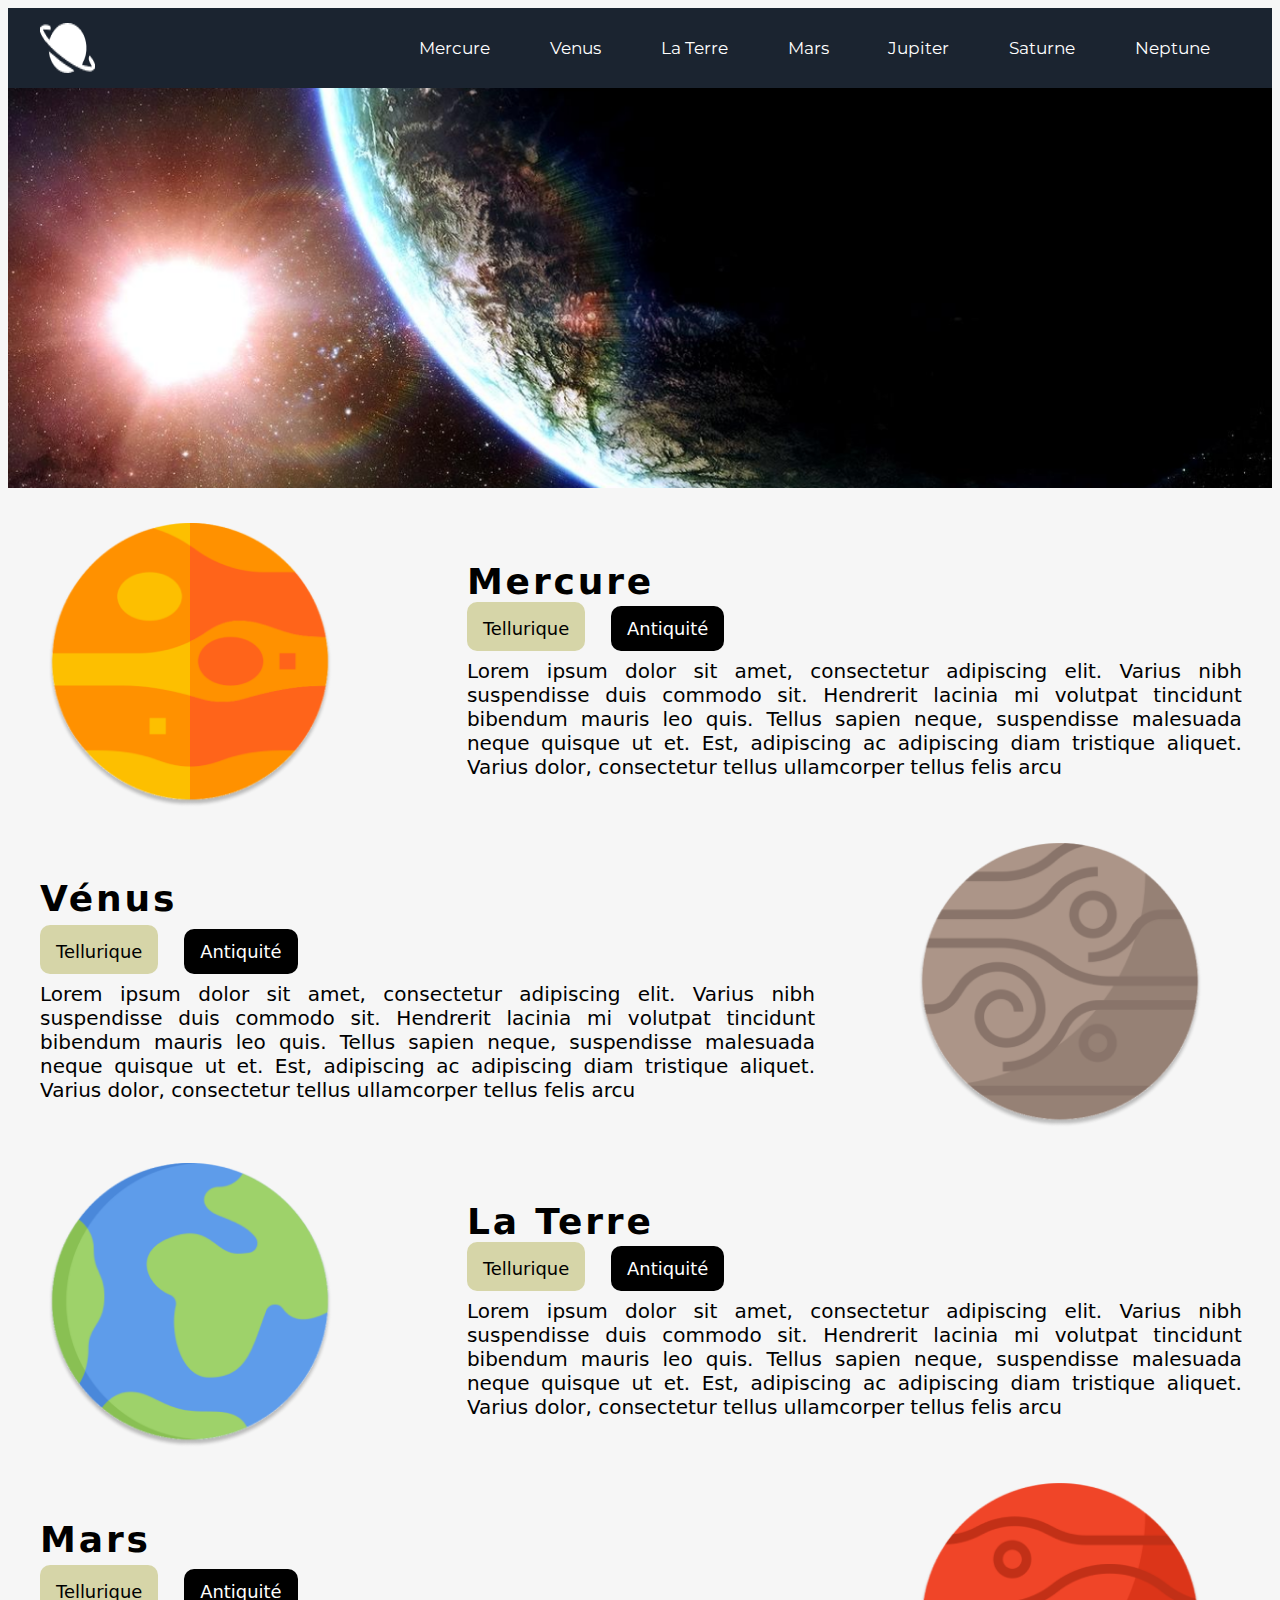
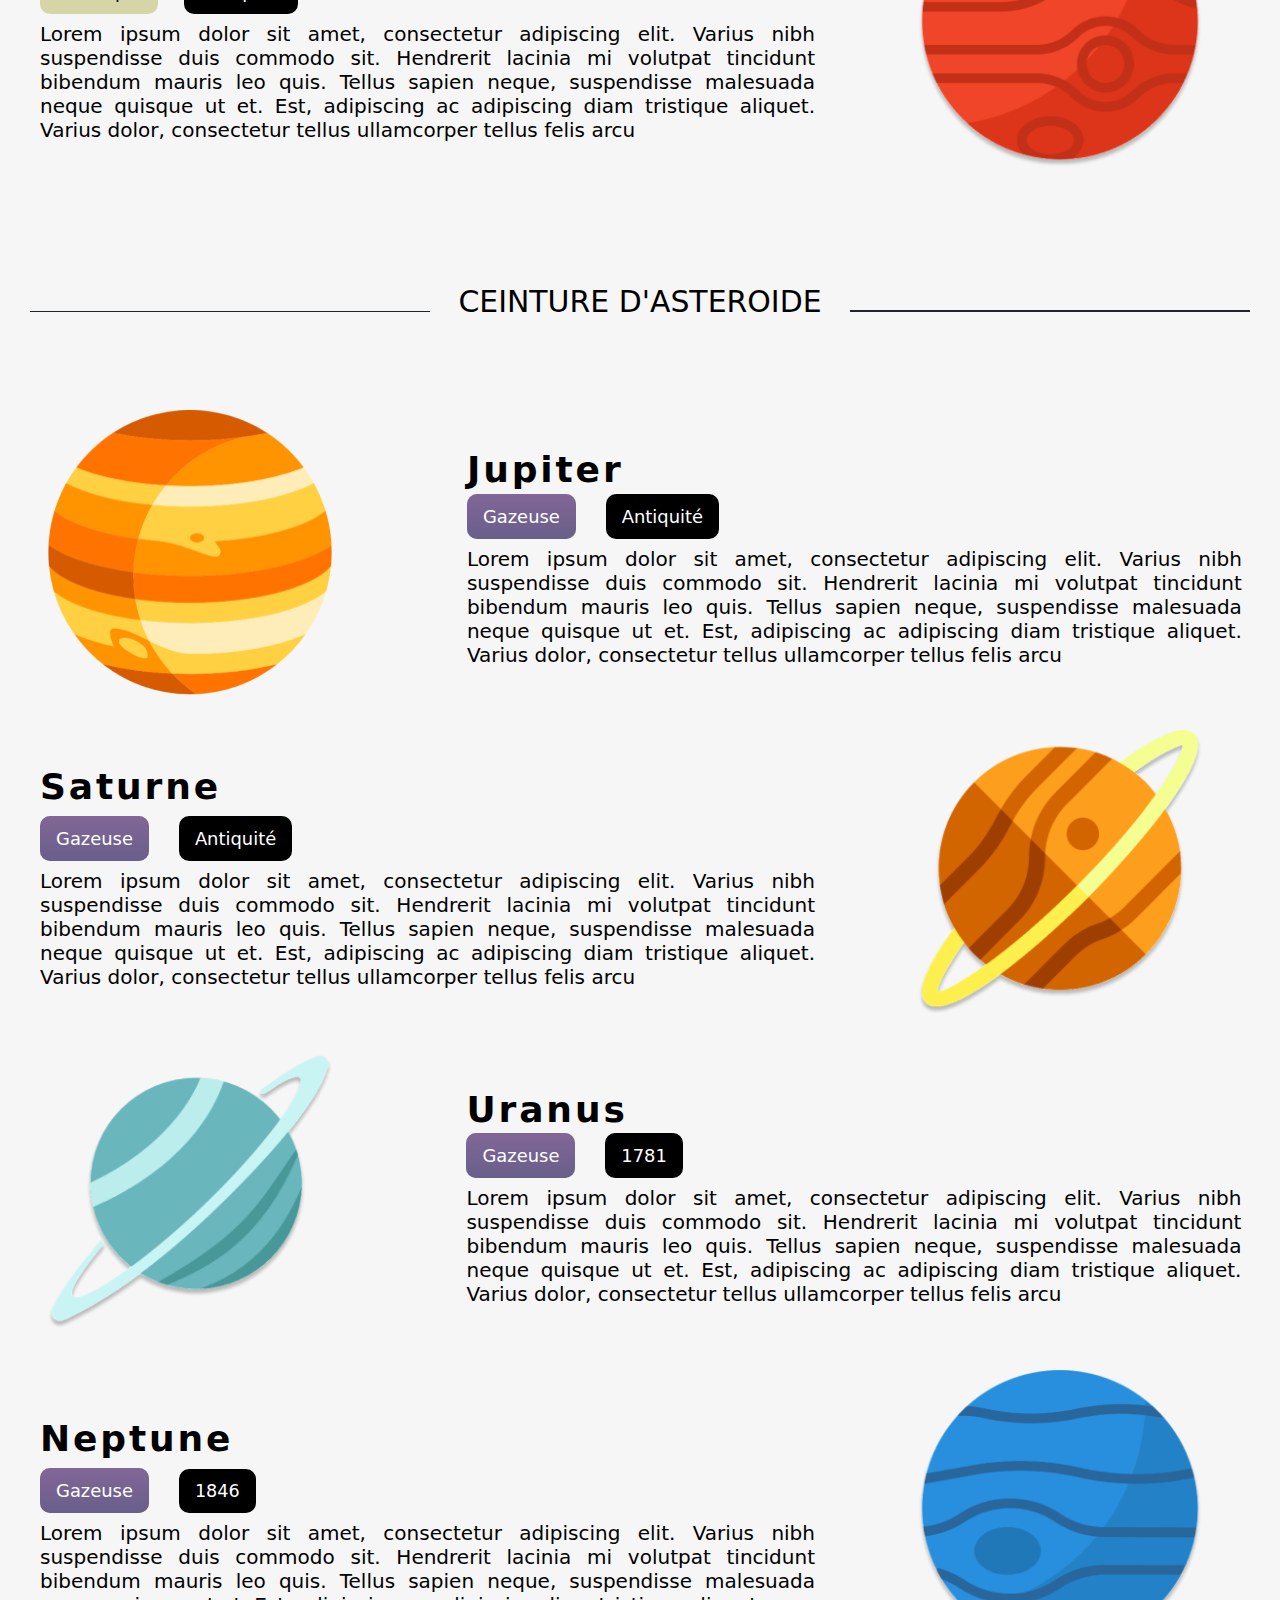
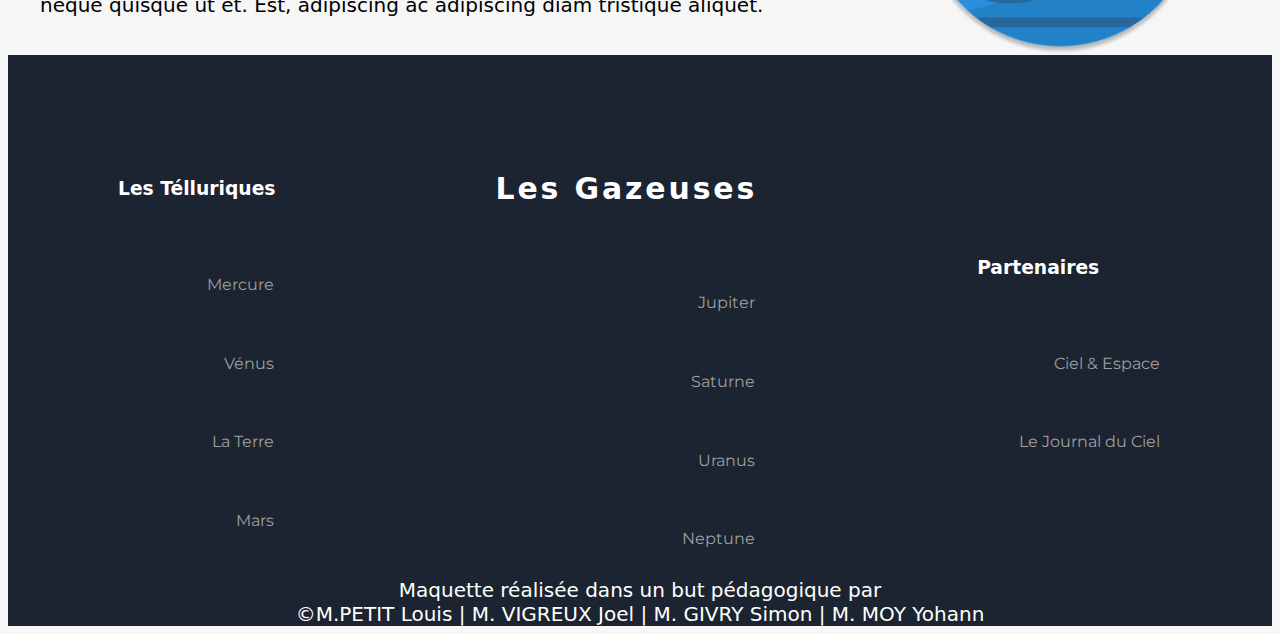
<file: planètes/Maquette figma.html>
<!DOCTYPE html>
<html lang="fr">

<head>
    <meta charset="UTF-8">
    <meta http-equiv="X-UA-Compatible" content="IE=edge">
    <meta name="viewport" content="width=device-width, initial-scale=1.0">
    <title>Ma maquette Figma</title>
    <meta name="description" content="Site qui montre ma première maquette de Figma">
    <link rel="stylesheet" href="./webfiles/css/MaquetteFigma.css">
    <link rel="preconnect" href="https://fonts.googleapis.com">
<link rel="preconnect" href="https://fonts.gstatic.com" crossorigin>
<link href="https://fonts.googleapis.com/css2?family=Montserrat:wght@500&display=swap" rel="stylesheet">
<link rel="shortcut icon" href="./src/images/logo.png" type="image/x-icon">
</head>

<body>
    <header>
       
        <div id="syssolaire">
            <img src="./src/images/logo.png" alt="Image du logo" id="logo">
            <nav>
                <ul>
                    <li><a href="https://fr.wikipedia.org/wiki/Mercure_(plan%C3%A8te)" target="_blank"
                            title="Redirection vers le site Wiki pour Mercure">Mercure</a></li>
                    <li><a href="https://fr.wikipedia.org/wiki/V%C3%A9nus_(plan%C3%A8te)" target="_blank"
                            title="Redirection vers le site Wiki pour Venus">Venus</a></li>
                    <li><a href="https://fr.wikipedia.org/wiki/Terre" target="_blank"
                            title="Redirection vers le site Wiki pour La Terre">La Terre</a></li>
                    <li><a href="https://fr.wikipedia.org/wiki/Mars_(plan%C3%A8te)" target="_blank"
                            title="Redirection vers le site Wiki pour Mars">Mars</a></li>
                    <li><a href="https://fr.wikipedia.org/wiki/Jupiter_(plan%C3%A8te)" target="_blank"
                            title="Redirection vers le site Wiki pour Jupiter">Jupiter</a></li>
                    <li><a href="https://fr.wikipedia.org/wiki/Saturne_(plan%C3%A8te)" target="_blank"
                            title="Redirection vers le site Wiki pour Saturne">Saturne</a></li>
                    <li><a href="https://fr.wikipedia.org/wiki/Neptune_(plan%C3%A8te)" target="_blank"
                            title="Redirection vers le site Wiki pour Neptune">Neptune</a></li>
                </ul>
            </nav>
        </div>
        <img src="./src/images/header.png" alt="Image du header" id="heade">
    </header>

    <main>
        <div>
            <section class="sectionMercure">
                <img src="./src/images/mercure.png" alt="Image de la planète Mercure" id="imgmercure">
                <div id="Mercure">
                    <h2 id="mercure">Mercure</h2>
                    <span class="first">Tellurique</span><span class="second">Antiquité</span>
                    <p>Lorem ipsum dolor sit amet, consectetur adipiscing elit. Varius nibh suspendisse duis commodo sit. Hendrerit lacinia mi volutpat tincidunt bibendum mauris leo quis. Tellus sapien neque, suspendisse malesuada neque quisque ut et. Est, adipiscing ac adipiscing diam tristique aliquet. Varius dolor, consectetur tellus ullamcorper tellus felis arcu</p>
                </div>
            </section>
            <section class="sectionVenus">
                <div id="Venus">
                    <h2 id="venus">Vénus</h2>
                    <span class="first">Tellurique</span><span class="second">Antiquité</span>
                    <p>Lorem ipsum dolor sit amet, consectetur adipiscing elit. Varius nibh suspendisse duis commodo sit. Hendrerit lacinia mi volutpat tincidunt bibendum mauris leo quis. Tellus sapien neque, suspendisse malesuada neque quisque ut et. Est, adipiscing ac adipiscing diam tristique aliquet. Varius dolor, consectetur tellus ullamcorper tellus felis arcu</p>
                </div>
                <img src="./src/images/venus.png" alt="Image de la planète Vénus" id="imgvenus">
            </section>
            <section class="sectionLaTerre">
                <img src="./src/images/terre.png" alt="Image de la planète Terre" id="imglaterre">
                <div id="LaTerre">
                    <h2 id="laterre">La Terre</h2>
                    <span class="first">Tellurique</span><span class="second">Antiquité</span>
                    <p>Lorem ipsum dolor sit amet, consectetur adipiscing elit. Varius nibh suspendisse duis commodo sit. Hendrerit lacinia mi volutpat tincidunt bibendum mauris leo quis. Tellus sapien neque, suspendisse malesuada neque quisque ut et. Est, adipiscing ac adipiscing diam tristique aliquet. Varius dolor, consectetur tellus ullamcorper tellus felis arcu</p>
                </div>
            </section>
            <section class="sectionMars">
                <div id="Mars">
                    <h2 id="mars">Mars</h2>
                    <span class="first">Tellurique</span><span class="second">Antiquité</span>
                    <p>Lorem ipsum dolor sit amet, consectetur adipiscing elit. Varius nibh suspendisse duis commodo sit. Hendrerit lacinia mi volutpat tincidunt bibendum mauris leo quis. Tellus sapien neque, suspendisse malesuada neque quisque ut et. Est, adipiscing ac adipiscing diam tristique aliquet. Varius dolor, consectetur tellus ullamcorper tellus felis arcu</p>
                </div>
                <img src="./src/images/mars.png" alt="Image de la planète Mars" id="imgmars">
            </section>

            
            <div class="ceinture">
                <div class="ceintureA"></div>
                <h3>ceinture d'asteroide </h3>
                <div class="ceintureB"></div>
            </div>
            
            <section class="sectionJupiter">
                <img src="./src/images/jupiter.png" alt="Image de la planète Jupiter" id="imgjupiter">
                <div id="Jupiter">
                    <h2 id="jupiter">Jupiter</h2>
                    <span class="autre">Gazeuse</span><span class="second">Antiquité</span>
                    <p>Lorem ipsum dolor sit amet, consectetur adipiscing elit. Varius nibh suspendisse duis commodo sit. Hendrerit lacinia mi volutpat tincidunt bibendum mauris leo quis. Tellus sapien neque, suspendisse malesuada neque quisque ut et. Est, adipiscing ac adipiscing diam tristique aliquet. Varius dolor, consectetur tellus ullamcorper tellus felis arcu</p>
                </div>
            </section>
            <section class="sectionSaturne">
                <div id="Saturne">
                    <h2 id="saturne">Saturne</h2>
                    <span class="autre">Gazeuse</span><span class="second">Antiquité</span>
                    <p>Lorem ipsum dolor sit amet, consectetur adipiscing elit. Varius nibh suspendisse duis commodo sit. Hendrerit lacinia mi volutpat tincidunt bibendum mauris leo quis. Tellus sapien neque, suspendisse malesuada neque quisque ut et. Est, adipiscing ac adipiscing diam tristique aliquet. Varius dolor, consectetur tellus ullamcorper tellus felis arcu</p>
                </div>
                <img src="./src/images/saturn.png" alt="Image de la planète Saturne" id="imgsaturne">
            </section>
            <section class="sectionUranus">
                <img src="./src/images/uranus.png" alt="Image de la planète Uranus" id="imguranus">
                <div id="Uranus">
                    <h2 id="uranus">Uranus</h2>
                    <span class="autre">Gazeuse</span><span id="autre2">1781</span>
                    <p>Lorem ipsum dolor sit amet, consectetur adipiscing elit. Varius nibh suspendisse duis commodo sit. Hendrerit lacinia mi volutpat tincidunt bibendum mauris leo quis. Tellus sapien neque, suspendisse malesuada neque quisque ut et. Est, adipiscing ac adipiscing diam tristique aliquet. Varius dolor, consectetur tellus ullamcorper tellus felis arcu</p>
                </div>
            </section>
            <section class="sectionNeptune">
                <div id="Neptune">
                    <h2 id="neptune">Neptune</h2>
                    <span class="autre">Gazeuse</span><span id="autre3">1846</span>
                    <p>Lorem ipsum dolor sit amet, consectetur adipiscing elit. Varius nibh suspendisse duis commodo sit. Hendrerit lacinia mi volutpat tincidunt bibendum mauris leo quis. Tellus sapien neque, suspendisse malesuada neque quisque ut et. Est, adipiscing ac adipiscing diam tristique aliquet.</p>
                </div>
                <img src="./src/images/neptun.png" alt="Image de la planète Neptune" id="imgneptune">
            </section>
        </div>
    </main>

    <footer>
        <div class="footerdiv">
            <section class="section1">
                <h3 class="lesT">Les Télluriques</h3>
                <nav>
                    <ul>
                        <li><a href="#mercure" title="Redirection vers la section Mercure">Mercure</a></li>
                        <li><a href="#venus" title="Redirection vers la section Venus">Vénus</a></li>
                        <li><a href="#laterre" title="Redirection vers la section Terre">La Terre</a></li>
                        <li><a href="#mars" title="Redirection vers la section Mars">Mars</a></li>
                    </ul>
                </nav>
            </section>
            <section class="section2">
                <h3 class="lesG">Les Gazeuses</h3>
                <nav>
                    <ul>
                        <li><a href="#jupiter" title="Redirection vers la section Jupiter">Jupiter</a></li>
                        <li><a href="#saturne" title="Redirection vers la section Saturne">Saturne</a></li>
                        <li><a href="#uranus" title="Redirection vers la section Uranus">Uranus</a></li>
                        <li><a href="#neptune" title="Redirection vers la section Neptune">Neptune</a></li>
                    </ul>
                </nav>
            </section>
            <section class="section3">
                <h3 class="lesP">Partenaires</h3>
                <nav>
                    <ul>
                        <li><a href="https://www.cieletespace.fr/" target="_blank"
                                title="Redirection vers le site Ciel & Espace">Ciel&nbsp;&&nbsp;Espace</a></li>
                        <li><a href="https://www.cieletespace.fr/" target="_blank"
                                title="Redirection vers le site Journal du ciel">Le Journal du Ciel</a></li>
                    </ul>
                </nav>
            </section>
        </div>

    
        <p id="footermaquette">Maquette réalisée dans un but pédagogique par</p>
        <p>&copy;M.PETIT Louis | M. VIGREUX Joel | M. GIVRY Simon | M. MOY Yohann</p>

    </footer>
</body>

</html>
</file>
<file: Club de Guignicourt/webfiles/css/indexC.css>
* {
    margin: 0;
    padding: 0;
}
body  {
    background-color: #E5E5E5;
}
header {
    background-color: #345765;
}

#logoimg{
    height: 80px;
}

#Divheader {
    display: flex;
    justify-content: space-between;
    max-width: 1400px;
    align-items: center;
    margin: auto;
}

header nav ul {
    display: flex;
    list-style: none;
    text-align: right;
}

header a {
    text-decoration: none;
    color: #FFFFFF;
    font-family: 'Lato', sans-serif;
    font-size: 1.25rem;
    font-weight: 400;
    line-height: 1rem;
    padding: 40px;
    display: block;
}

.individuelles {
    padding-right: 2.5rem;
}

.equipes {
   padding-right: 2.5rem;
}

.clubs {
    padding-right: 2.5rem;
}

.documents {
    padding-right: 2.5rem;
}

h1{
    text-transform: uppercase;
    font-family: 'Montserrat', sans-serif;
    color: #34A58A;
    letter-spacing: 0.1rem;
    line-height: 3.75rem;
    font-size: 2.5rem;
    font-weight: 700;
    padding-top: 7rem;
    padding-bottom: 3.5rem;
}

#imgh1{
    width: 100%;
    border-radius: 10px;
}

main{
    max-width: 1400px;
    margin: auto;
}


#displayflexFOOTER{

    display: flex;
    justify-content: center
}

#divleft{
    display: flex;
    margin-bottom: 2rem;
}

h2{
    font-family: 'Montserrat', sans-serif;
    color: #6B5B54;
    font-weight: 600;
    font-size: 2.25rem;
    line-height: 2.25rem;
    letter-spacing: 0.1rem;
    margin-bottom: 1rem;
}

main section h2:nth-of-type(2) {
    margin-top: 8rem;
}



#présentation, #cartes{
    padding-top: 7rem;
}

#coordonées { 
    padding-top: 4.1rem;
}
 
#footerleft p {
color: #FFFFFF;
}

main li {
    list-style: none;
    font-family: 'Lato', sans-serif;
    color: #34A58A;
}

main a {
    text-decoration: none;
    color: #34A58A;

}

footer li {
    list-style: none;
    font-family: 'Lato', sans-serif;
    color: white;
}

footer a {
    text-decoration: none;
    font-family: 'Lato', sans-serif;
    color: white;
    font-size: 1.25rem;
    font-weight: 500;
    line-height: 1.56rem;
    letter-spacing: 6%;

}

footer h3 {
    text-decoration: underline;
    font-family: 'Montserrat', sans-serif;
    color: #FFFFFF;
    font-size: 1.37rem;
    font-weight: 500;
    line-height: 1.56rem;
    letter-spacing: 6%;

}

footer section  p {
    font-size: 1.25rem;
    font-family: 'Lato', sans-serif;
    font-weight: 500;
    line-height: 1.56rem;
    letter-spacing: 6%;
    color: #FFFFFF;
}

footer section  #divjurid p {
text-decoration: underline;
}
main{ 
    background-color: #E5E5E5;
}

main p{
    font-family: 'Lato', sans-serif;
    font-size: 1.25rem;
    color: black;
    line-height: 1.56rem;
    letter-spacing: 5%;
    font-weight: 300;
}

iframe{
    border: 5px solid #FFFFFF;
    border-radius: 10px; 
    
}



#footerimg{
    display: flex;
    align-items: center;
    justify-content: space-between;
    flex-direction: column;
}

#divsiege{
    display: flex;
    flex-direction: column;
}

#imglocationdiv{
    display: flex;
}

#cocodudistrict{
display: flex;
flex-direction: column;
}

#imgteldiv{
    display: flex;
    flex-direction: column;
}

.section1{
    margin-left: 0rem;
    margin-right: 0rem;
}
.section2{
    margin-left: 15rem;
    margin-right: 0rem;
  
}

#divAinst{
    display: flex;
    justify-content: flex-start;
}

#divcommité{
    display: flex;
    align-items: center;

}

#divjurid{
    display: flex;
    align-items: center;
    flex-direction: column;
    padding-left: 3.75rem;
    padding-top: 0.1rem;
}

#divmention{
    display: flex;
    flex-direction: column;
}

footer{
    background-color:#345765;
}
.note5sur20{
    font-family: 'Lato', sans-serif;
    font-size: 1.25rem;
    font-weight: 300;
    line-height: 1.56rem;
    letter-spacing: 6%;
    text-align: center;
    color: white;

}

@media screen and (max-width: 768px) {

    #Divheader{
        justify-content: center;
    }
    .accueil{
        padding-left: 0rem;
    }

    #logoimg {
        object-fit: cover;
    }

    header a {
        font-size: 0.9rem;
    }

    header{
        width: 100%;
    }

    iframe {
        width: 260px;
        height: 330px;
    }

    main p {
        font-size: 0.9rem;
        line-height: 1rem;
        text-align: left;
    }

    footer h3, footer a, footer section p, .note5sur20{
        font-size: 1rem;
        line-height: 1rem;
    }

    h2 {
        font-size: 2rem;
        line-height: 2rem;
    }
    @media screen and (max-width: 1024px){

        #Divheader{
            justify-content: space-between;
            width: 100%;
        }

        h1{

            text-align: center;
        }

        .accueil{
            padding-left: 5.6rem;
        }

        header a {
            font-size: 0.9rem;
        }
    
        header{
            width: 100%;
        }
    
        iframe {
            width: 300px;
            height: 300px;
        }
    
        main p {
            font-size: 0.9rem;
            line-height: 1rem;
            text-align: left;
        }
    
        footer h3, footer a, footer section p, .note5sur20{
            font-size: 1rem;
            line-height: 1rem;
        }
    
        h2 {
            font-size: 2rem;
            line-height: 2rem;
        }
     

    }

 

}
</file>
<file: ecf/assets/css/style.css>
body{
    width: 1400px;
}
.accueil{
    display: flex;
    justify-content: space-around;
}

.links {
    display: flex;
    align-items: center;
    list-style: none;
}
a{
    padding-left: 10px;
    padding-right: 10px;
    list-style: none;
    text-decoration: none;
    color: #fff;

}

#Acc{
    color: #660000;
}

#Button1{
    margin-left: 30px;
}

header, .PostHeader{
    background-color: #61A8BC;
}


.main2{
    background: linear-gradient(180deg, #660000 33.33%, #3B0000 100%);
    display: flex;
    flex-direction: column;
    align-items: center;

}

#logo2 {
    padding-top: 185px;
    padding-bottom: 30px;
}

.parag2{
    align-items: center;
    padding-top: 30px;
    padding-bottom: 185px;
    font-size: 24px;
}

.divPostHeader{
    display: flex;
}
.divTextPostHeader{
    display: flex;
    flex-direction: column;
    padding-left: 175px;
}

#HeaderP{
    align-items: center;
    font-size: 24px;
}

h1{
    font-size: 65px;
    padding-top: 50px;
    color: #fff;
}

button { 
    padding: 10px 35px 10px 35px;
    margin-right: 708px;
}

h2{
    font-size: 65px;
    color: #fff;
}
.Prest{
    padding-bottom: 30px;
    padding-top: 30px;
    text-align: center;
    padding-left: 80px;
    padding-right: 80px;
    color:  #353535;
    ;
}

#IMG1 {
    width: 500px;
    height: 540px;
    object-fit: cover;
}
#IMG2{
    width: 900px;
    height: 540px;
    object-fit: cover;
}
#IMG3{
    width: 900px;
    height: 540px;
    object-fit: cover;
}
#IMG4{
    width: 500px;
    object-fit: cover;
    height: 540px;
}

.ImgHaut{
    display: flex;
}
.ImgBas{

    display: flex;
}

@import url('https://fonts.googleapis.com/css2?family=Source+Sans+Pro&display=swap');
   footer {
    display: flex;
    padding: 2.5rem 0 0 5rem;
    align-items: flex-start;
    gap: 160px;
    align-self: stretch;
    opacity: 0.8;
    background: #61A8BC;
  }
  
  #block_liens {
    display: flex;
    flex-direction: row;
    gap: 10px;
    justify-content: space-between;
  }
  
  .liens{
    display: flex;
    text-decoration: none;
    padding-bottom: .625rem;
  }
  
  #block_liens_gauche {
    width: 256px;
  }
  
  #block_liens_gauche h3,
  #block_liens_droite h3 {
    color: #FFF;
    font-family: 'Source Sans Pro';
    font-size: 1.5rem;
    font-style: normal;
    font-weight: 700;
    line-height: normal;
    text-transform: uppercase;
    padding-bottom: .625rem;
  }
  
  #block_liens_gauche a,
  #block_liens_droite a {
    color: #FFF;
    font-family: 'Source Sans Pro';
    font-size: 1.5rem;
    font-style: normal;
    font-weight: 400;
    line-height: normal;
  }
  
  #block_liens_gauche a:hover,
  #block_liens_droite a:hover {
    color: #600;
  }
  #button_footer:hover{
    color: white;
    background-color: #600;
  }
  
  #credit {
    padding: 2.5rem 0;
    color: #FFF;
    font-family: 'Source Sans Pro';
    font-size: 1.125rem;
    font-style: normal;
    font-weight: 400;
    line-height: normal;
    text-transform: capitalize;
  }
  
  #formulaire {
    max-width: 540px;
    height: 255px;
    display: flex;
    padding: 2.5rem;
    margin-right: 5rem;
    flex-direction: column;
    justify-content: center;
    align-items: center;
    gap: 30px;
    flex: 1 0 0;
    align-self: stretch;
    background: #D0E4EB;
  }
  
  #formulaire p {
    color: #600;
    text-align: center;
    font-family: 'Source Sans Pro';
    font-size: 1.5rem;
    font-style: normal;
    font-weight: 700;
    line-height: normal;
  }
  
  #typo1 {
    color: #600;
    font-family: 'Source Sans Pro';
    font-size: 1.5rem;
    font-style: normal;
    font-weight: 400;
    line-height: normal;
  }
  
  input {
    display: flex;
    padding: .375rem .625rem;
    align-items: flex-start;
    margin: auto;
    gap: 10px;
    align-self: stretch;
    border: 1px solid #CCC;
    background: #FFF;
  }
  
  input::placeholder {
    color: #B0B0B0;
    font-family: 'Source Sans Pro';
    font-size: 1.125rem;
    font-style: normal;
    font-weight: 400;
    line-height: normal;
  }

.menu-toggle {
    display: none; 
    flex-direction: column;
    cursor: pointer;
}

.bar {
    width: 25px;
    height: 3px;
    background-color: #fff;
    margin: 3px 0;
}


@media screen and (max-width: 768px) {
    .menu-toggle {
        display: flex;
    }

    .links {
        display: none; 
        flex-direction: column;
        position: absolute;
        background-color: #61A8BC;
        width: 100%;
        top: 60px;
        left: 0;
        z-index: 1;
    }

    .links.active {
        display: flex; 
    }

    .links li {
        padding: 10px;
        text-align: center;
    }

    header {
        padding: 10px;
    }

  
    .main2 {
        padding: 20px;
    }


    #IMG1, #IMG2, #IMG3, #IMG4 {
        width: 100%;
        height: auto;
    }

   
    footer {
        padding: 20px;
    }
    
   
    button {
        margin-right: 0;
    }
}
</file>
<file: ecfRattrapage - Copie/assets/css/style.css>
body{
    width: 100%;

    
}
.accueil{
    display: flex;
    justify-content: space-around;
}

.links {
    display: flex;
    align-items: center;
    list-style: none;
}
a{
    padding-left: 10px;
    padding-right: 10px;
    list-style: none;
    text-decoration: none;
    color: white;

}
#colorP{
  color:#600;
}

header, .PostHeader{
    background-color: #61A8BC;
}

.divPostHeader{
  display: flex;
    flex-direction: row;
    align-items: center;
}
.divTextPostHeader{
  display: flex;
  flex-direction: column;
  align-items: flex-start;
  padding-left: 80px;
}

h1{
  font-size: 65px;
  color: white;
  margin-bottom: 30px;

}
.HeaderP{
  font-size: 24px;
  margin-right: 80px;

}

#FirstButton{

width: 200px;
height: 68px;
padding: 10px 35px 10px 35px;
gap: 10px;
background: #660000;
font-size: 24px

}


.FirstSection{

 background: linear-gradient(180deg, #660000 33.33%, #3B0000 100%);
 display: flex;
 justify-content: space-between;

}

h2{
    padding: 18px 80px 18px 80px;
    background-color: #FFF;
    font-size: 54px;
    text-transform: uppercase;
    max-width: 640px;
    margin-top: 80px;
}

.PFirstSection{

  font-size: 24px;
  max-width: 650px;
  color: white;
  padding: 0px 80px 0px 80px;

}
.ImgSection1{
  display: flex
}
.Img1{

  margin-top: 80px;
  margin-right: 670px;
  margin-left: 80px;
  
}

.CoteDroitSection{
  display: flex;
    justify-content: flex-start;
    align-items: flex-end;
    flex-direction: column;
    padding-left: 30px;
}
#SecondButton{
  padding: 10px 35px 10px 35px;
  background: #353535;
  font-size: 24px;
  color: #FFF;

}

.FirstSectionBis{

 background: #353535;
 display: flex

}


#TroisButton{

  padding: 10px 35px 10px 35px;
  background:  #660000;
  font-size: 24px;
  color: #FFF;
  margin-left: 412px;
  margin-bottom: 80px;
}


.Img2{

  margin-top: 96px;
  margin-right: 80;
  margin-left: 720px;
  
}

.CoteGaucheSection{
  display: flex;
    justify-content: center;
    align-items: flex-end;
    flex-direction: column;

}


.SecondButtonBIS{
  padding: 10px 35px 10px 35px;
  background: #660000;
  font-size: 24px;
  color: #FFF;

}


.FirstSectionBis2{

  background: #61A8BC;
  display: flex

 }

 .FirstSectionBis3{
  background-color: #FFF;
  display: flex

 }

@import url('https://fonts.googleapis.com/css2?family=Source+Sans+Pro&display=swap');
   

footer {
    display: flex;
    font-family: SourceSansPro;
    padding: 2.5rem 0 0 5rem;
    align-items: flex-start;
    gap: 160px;
    align-self: stretch;
    opacity: 0.8;
    background: #61A8BC;
  }
  
  #block_liens {
    display: flex;
    flex-direction: row;
    gap: 10px;
    justify-content: space-between;
  }
  
  .liens{
    display: flex;
    text-decoration: none;
    padding-bottom: .625rem;
  }
  
  #block_liens_gauche {
    width: 256px;
  }
  
  #block_liens_gauche h3,
  #block_liens_droite h3 {
    color: #FFF;
    font-family: 'Source Sans Pro';
    font-size: 1.5rem;
    font-style: normal;
    font-weight: 700;
    line-height: normal;
    text-transform: uppercase;
    padding-bottom: .625rem;
  }
  
  #block_liens_gauche a,
  #block_liens_droite a {
    color: #FFF;
    font-family: 'Source Sans Pro';
    font-size: 1.5rem;
    font-style: normal;
    font-weight: 400;
    line-height: normal;
  }
  
  #block_liens_gauche a:hover,
  #block_liens_droite a:hover {
    color: #600;
  }
  #button_footer:hover{
    color: white;
    background-color: #600;
    
  }

  #button_footer {
    color: white;
    font-size: 24px;
    padding: 10px 35px 10px 35px;
    background-color: #600;
    margin-top: 30px;
    margin-left: 160px;
  }
  
  #credit {
    padding: 2.5rem 0;
    color: #FFF;
    font-family: 'Source Sans Pro';
    font-size: 1.125rem;
    font-style: normal;
    font-weight: 400;
    line-height: normal;
    text-transform: capitalize;
  }
  
  #formulaire {
    max-width: 540px;
    margin-left: 48.75rem;
    height: 255px;
    display: flex;
    padding: 2.5rem;
    margin-right: 5rem;
    flex-direction: column;
    justify-content: center;
    align-items: center;
    gap: 30px;
    flex: 1 0 0;
    align-self: stretch;
    background: #D0E4EB;
  }
  
  #formulaire p {
    color: #600;
    text-align: center;
    font-family: 'Source Sans Pro';
    font-size: 1.5rem;
    font-style: normal;
    font-weight: 700;
    line-height: normal;
  }
  
  #typo1 {
    color: #600;
    font-family: 'Source Sans Pro';
    font-size: 1.5rem;
    font-style: normal;
    font-weight: 400;
    line-height: normal;
  }
  
  input {
    display: flex;
    width: 28.75rem;
    padding: .375rem .625rem;
    align-items: flex-start;
    gap: 10px;
    align-self: stretch;
    border: 1px solid #CCCCCC;
    background: #FFF;
  }
  
  input::placeholder {
    color: #B0B0B0;
    font-family: 'Source Sans Pro';
    font-size: 1.125rem;
    font-style: normal;
    font-weight: 400;
    line-height: normal;
  }

  /* Styles généraux */

/* ... (autres styles) ... */

/* Media query pour les écrans de taille maximale de 768px (utilisation mobile) */
@media (max-width: 768px) {
  body {
    max-width: 768px;
  }

  /* Styles pour la section d'accueil en mobile */
  .accueil {
    flex-direction: column; /* Empile les éléments verticalement */
    align-items: center; /* Centre les éléments horizontalement */
  }
  body, .accueil, .links, .divPostHeader, .divTextPostHeader, .FirstSection, .CoteDroitSection, 
  .CoteGaucheSection, .FirstSectionBis, .ImgSection1, .FirstSectionBis2, .ImgSection2, 
  .FirstSectionBis3, .ImgSection2, footer {
    display: flex;
    flex-direction: column;
  }

  /* Ajuste la taille maximale des images */
  img {
    max-width: 100px;
    height: auto; /* Assure le respect du rapport hauteur/largeur */
  }
  /* Styles pour les liens en mobile */
  .links {
    flex-direction: column; /* Empile les liens verticalement */
    align-items: center; /* Centre les liens horizontalement */
    margin-top: 20px; /* Ajoute de l'espace en haut */
  }

  /* ... (ajoute des styles similaires pour les autres sections et éléments) ... */

  /* Styles pour le pied de page en mobile */
  footer {
    flex-direction: column; /* Empile les éléments verticalement */
    align-items: center; /* Centre les éléments horizontalement */
    padding: 2.5rem 0; /* Espacement du contenu du pied de page */
    gap: 40px; /* Réduit l'espacement vertical entre les éléments */
    text-align: center; /* Centre le texte horizontalement */
  }

  /* ... (ajoute des styles similaires pour les éléments du pied de page en mobile) ... */
}
</file>
<file: blog/webfiles/css/blogvisuel.css>
.imgheader {
    width: 100%;
    height: 400px;
    object-fit: cover;
}

#headerDiv {
    display: flex;
    justify-content: space-between;
    align-items: center;
    font-family: 'Montserrat', sans-serif;
    font-size: 17px;
    line-height: 30px;
}

header a {
    text-decoration: none;
    color: #9F9F9F;
}

.imgracoon {
    width: 308px;
    height: 203px;
    padding-right: 26px;
    padding-top: 43px;
    grid-area: img;
}

header nav ul {
    display: flex;
    list-style: none;
    text-align: right;
}

article {
    display: grid;
    margin: auto;
    max-width: 1040px;
    grid-template-areas:
        "img time"
        "img title"
        "img p";
}

main {
    width: 86%;
}

main h2 {
    font-size: 36px;
    line-height: 41px;
    font-family: 'Cardo', serif;
    grid-area: title;
    margin: 0;
}

main article time {
    font-family: 'Montserrat', sans-serif;
    display: block;
    font-size: 17px;
    line-height: 23px;
    color: #9F9F9F;
    grid-area: time;
    margin: 0;
}

main article p {
    font-family: 'Montserrat', sans-serif;
    font-size: 16px;
    line-height: 30px;
    text-align: justify;
    grid-area: p;
    margin: 0;
}

aside {
    max-width: 378px;
    box-shadow: 0px 4px 30px 0px rgb(0 0 0 / 5%);
    font-family: 'Montserrat', sans-serif;
    font-size: 17px;
    line-height: 23px;
    font-weight: 500;
    background-color: #FBFBFB;
    width: 20%;
}

aside a {
    list-style: none;
    text-decoration: none;
    color: #9F9F9F;
    display: block;
    padding-bottom: 17px;
}

aside ul {
    padding-left: 58px;
    list-style: none;
}

aside h3 {
    font-size: 30px;
    line-height: 40px;
    font-weight: 700;
    color: black;
    margin: auto;
    padding-left: 58px;
    padding-top: 43px;
}

aside div {

    height: 1px;
    margin-left: 40px;
    margin-right: 40px;
    background-color: #9F9F9F;
}

.divaside {
    display: flex;
    flex-direction: row-reverse;
}

#logotw {
    width: 20px;
    height: 20px;
    padding-bottom: 35px;
    padding-top: 36px;
    padding-right: 65px;
}

#logofb {
    width: 20px;
    height: 20px;
    padding-bottom: 36px;
    padding-top: 35px;
    padding-right: 30px;
}

#imglogo {
    display: flex;
    flex-direction: row-reverse;
}

.accueil {
    width: 64px;
    height: 23px;
    padding-right: 110px;
    padding-left: 142px;
    padding-top: 37px;
    padding-bottom: 31px;
}

.article {
    width: 64px;
    height: 23px;
    padding-right: 110px;
    padding-top: 37px;
    padding-bottom: 31px;
    color: black;
}

.apropos {
    width: 78px;
    height: 23px;
    padding-right: 110px;
    padding-top: 37px;
    padding-bottom: 31px;
}

.contact {
    width: 69px;
    height: 23px;
    padding-top: 37px;
    padding-bottom: 31px;
}




@media screen and (max-width: 280px) {}

@media screen and (max-width: 768px) {
    .imgheader {
        width: 100%;
    }
    main {
        width: 98%;
    }

    .accueil{
        padding-left: 0%;
    }

    aside {
        max-width: 799px;
        background-color: #FBFBFB;
        background: linear-gradient(180deg, rgba(0, 0, 0, 0.25) 0%, rgba(0, 0, 0, 0) 10.89%);
        text-align: center;
        width: 100%;
    }

    aside ul {
        padding-left: 0%;
    }
    
    aside h3{
        padding-left: 0%;
    }

    aside div {
        margin: auto;
        max-width: 281px;
        background: #C4C4C4;

    }

    .imgracoon {
        width: 75%;
        grid-area: img;
        margin: auto;
        object-fit: cover;
        
    }
    
    .divaside {
        display: flex;
        flex-direction: column-reverse;
    }

    header nav ul {
        text-align: left;
        flex-direction: column;
    }

    article {
        display: grid;
        grid-template-areas: "title time" "img img " "p p";
        margin-bottom: 20px;
        margin-top: 10px;
        text-align: center;
    }
    
    main article p { 
        grid-area: p;
        text-align: justify;
    }

    main h2 {
        grid-area: title;
    }

    main article time {
        grid-area: time;
    }


}

@media screen and (max-width: 1024px) {}

/**

    

}
</file>
<file: planètes/webfiles/css/MaquetteFigma.css>
ul {
    display: flex;
    background-color: #1B2430;
    color: aliceblue;
    list-style: none;
    text-align: right;
    margin: 0;
}

header {

    background-color: #1B2430;

}

.ceinture{
    
    display: flex;
    justify-content: center;
    align-items: baseline;
}

.ceintureA{
    background-color: #1B2430;
    ;
    height: 1px;
    width: 400px;
}

.ceintureB{
    background-color: #1B2430;
    height: 2px;
    width: 400px;
}

#heade {
    display: block;
    object-fit: cover;
    width: 100%;
    height: 400px;
}

header div {
    display: flex;
    justify-content: space-between;
    margin: auto;
    max-width: 1200px;
    align-items: center;
}

p {
    font-size: 1.25rem;
    width: 775px;
    text-align: justify;

}


#logo {
    width: 55px;
    height: 50px;
}

a {
    display: block;
    padding: 1.87rem 1.87rem;
    color: white;
    text-decoration: none;
}

header nav li {
    font-size: 1.06rem;
    font-family: 'Montserrat', sans-serif;
}

h3{
    padding-top: 5.37rem;
    padding-bottom: 1.68rem;
    padding-left: 1.75rem;
    padding-right: 1.75rem;

}

.first {

    padding-left: 1rem;
    padding-right: 1rem;
    padding-bottom: 0.75rem;
    padding-top: 1rem;
    background-color: #D6D5A8;
    border-radius: 10px;
    color: black;
    font-size: 1.12rem;
    font-weight: 500;
    margin-right: 1.62rem;
    box-shadow: inset;
}

.second {

    padding-left: 1rem;
    padding-right: 1rem;
    padding-bottom: 0.75rem;
    padding-top: 0.75rem;
    background-color: black;
    color: white;
    border-radius: 10px;
    font-size: 1.12rem;
    font-weight: 500;
}

.autre {

    padding-left: 1rem;
    padding-right: 1rem;
    padding-bottom: 0.75rem;
    padding-top: 0.75rem;
    background-color: #816797;
    background-image: linear-gradient(rgba(129, 103, 151, 0.5), rgba(81, 85, 126, 0.5));
    border-radius: 10px;
    color: white;
    font-size: 1.12rem;
    font-weight: 500;
    margin-right: 1.87rem
}

#autre2 {

    padding-left: 1rem;
    padding-right: 1rem;
    padding-bottom: 0.75rem;
    padding-top: 0.75rem;
    background-color: black;
    border-radius: 10px;
    color: white;
    font-size: 1.12rem;
    font-weight: 500;
}

#autre3 {

    padding-left: 1rem;
    padding-right: 1rem;
    padding-bottom: 0.75rem;
    padding-top: 0.75rem;
    background-color: black;
    border-radius: 10px;
    color: white;
    font-size: 1.10rem;
    font-weight: 500;
}

#mercure {
    font-size: 2.25rem;
    margin-bottom: 1rem;
    letter-spacing: 0.18rem;
    font-weight: 700;
}

#venus {
    font-size: 2.25rem;
    margin-bottom: 1.37rem;
    letter-spacing: 0.18rem;
    font-weight: 700;
}

#laterre {
    font-size: 2.25rem;
    margin-bottom: 1rem;
    letter-spacing: 0.18rem;
    font-weight: 700;
}

#mars {
    font-size: 2.25rem;
    margin-bottom: 21px;
    letter-spacing: 0.18rem;
    font-weight: 700;
}

#jupiter {
    font-size: 2.25rem;
    margin-bottom: 1rem;
    letter-spacing: 0.18rem;
    font-weight: 700;
}

#saturne {
    font-size: 2.25rem;
    margin-bottom: 21px;
    letter-spacing: 0.18rem;
    font-weight: 700;
}

#uranus {
    font-size: 2.25rem;
    margin-bottom: 15px;
    letter-spacing: 0.18rem;
    font-weight: 700;
}

#neptune {
    font-size: 2.25rem;
    margin-bottom: 21px;
    letter-spacing: 0.18rem;
    font-weight: 700;
}

main section {
    display: flex;
    margin: auto;
    margin-top: 35px;
    align-items: center;
}

section {
    max-width: 1200px;
    margin: auto;

}

main {
    background-color: #F6F6F6;
}

main section img {
    width: 300px;
    height: 285px;
}


footer {

  max-width: 1922px;

    background-color: #1B2430;
    margin: auto
}

#imgneptune {
    margin-left: 5.93rem;
}

#imguranus {
    margin-right: 7.93rem;
}

#imgsaturne {
    margin-left: 5.93rem;
}

#imgjupiter {
    margin-right: 7.93rem;
}

#imgmars {
    margin-left: 5.93rem;
}

#imglaterre {
    margin-right: 7.93rem;
}

#imgvenus {
    margin-left: 5.93rem;
}

#imgmercure {
    margin-right: 7.93rem;
}

main h3 {
    font-size: 1.87rem;
    text-align: center;
    font-weight: 500;
    text-transform: uppercase;
}



footer p {
    text-align: center;
    margin: auto;
    color: white;
}


footer div nav ul {

    display: flex;
    flex-direction: column;
    font-family: 'Montserrat', sans-serif;
  
}

footer div nav ul li a {
    color: #9F9F9F;
}

.footerdiv {
    display: flex;
    justify-content: center;
    color: #FFFFFF;
}

.lesG, .lesT .lesP {
  
    font-size: 1.87rem;
    font-weight: 700;
    letter-spacing: 0.18rem;
}



body {
    font-family: system-ui, -apple-system, BlinkMacSystemFont, 'Segoe UI', Roboto, Oxygen, Ubuntu, Cantarell, 'Open Sans', 'Helvetica Neue', sans-serif;
    background-color: #F6F6F6;

}

@media screen and (max-width:768px) {



}

@media screen and (max-width:1024px) {


}

@media screen and (min-width:768px) {



}

/*jusqu'à 280 px de large


footer #gauche {
    border-right: 2px solid white;
    padding-right: 15%;

 }

 footer #droite {
    border-left: 1px solid white;
    padding-left: 15%;
 }

 .hr2{
    padding-top: 20px;
 }

 .hr3 {
    font-family: 'Montserrat';
    position: relative;
    width: 100%;
    margin: 0 auto;
    text-align: center;
    max-width: 1200px;
    font-size: 1.0625rem;
 }

 .hr3::before {
    position: absolute;
    content: "";
    background-color: rgb(255, 255, 255);
    width: 50%;
    height: 1px;
    top: 40%;
    left: 0;
 }

 .hr3::after {
    position: absolute;
    content: "";
    background-color: rgb(255, 255, 255);
    width: 50%;
    height: 1px;
    top: 40%;
    right: 0;
 }
*/
</file>
